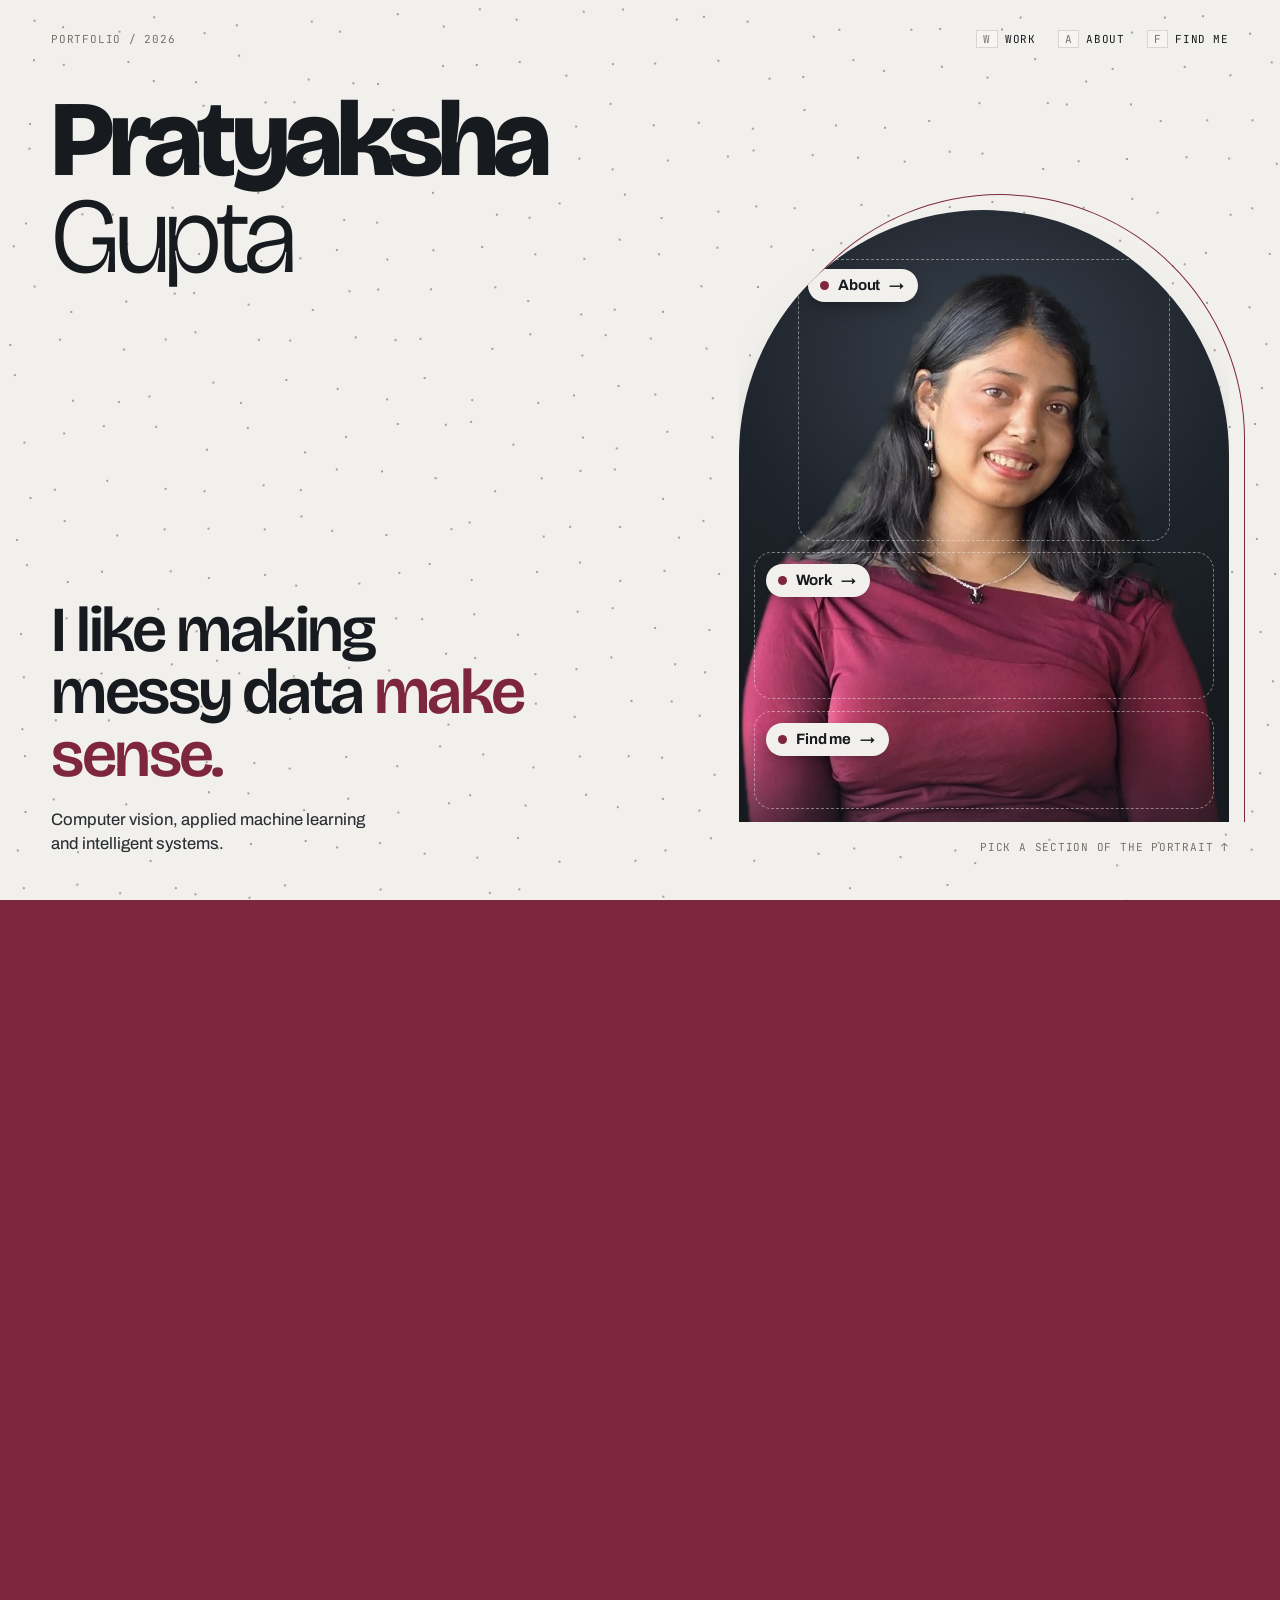
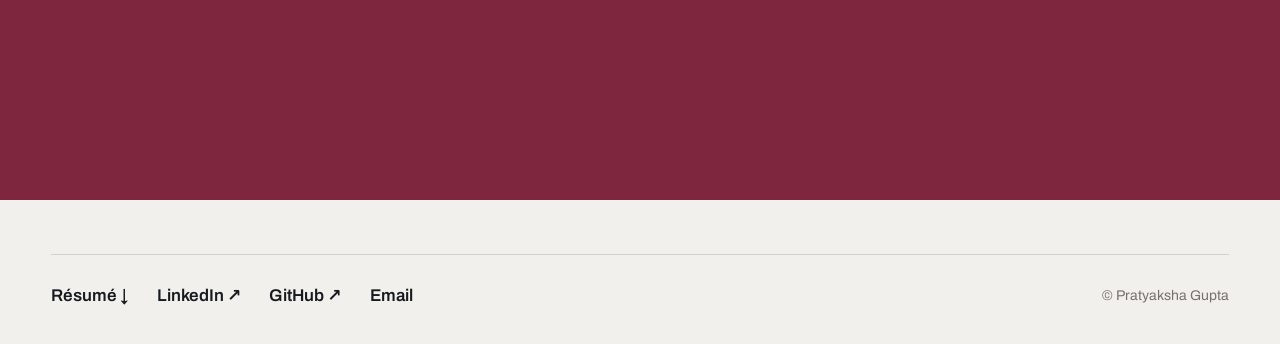
<file: index.html>
<!DOCTYPE html>
<html lang="en"><head><meta charset="utf-8">
<meta name="viewport" content="width=device-width, initial-scale=1, viewport-fit=cover">
<title>Pratyaksha Gupta</title>
<link rel="stylesheet" href="https://fonts.googleapis.com/css2?family=Archivo:wdth,wght@62..125,100..900&family=JetBrains+Mono:wght@400;500&display=swap">
<link rel="stylesheet" href="https://fonts.googleapis.com/css2?family=Bricolage+Grotesque:opsz,wdth,wght@12..96,75..100,200..800&display=swap">
<link rel="stylesheet" href="style.css">
<style>
/* ===== FRONT PAGE ONLY (all selectors prefixed h-) ===== */
.h-hero{position:relative;min-height:100svh;padding:max(22px,3.5vh) 4vw 5vh;display:grid;grid-template-columns:1.2fr 1fr;grid-template-rows:auto 1fr auto;column-gap:4vw;overflow:hidden}
.h-cv{position:absolute;inset:0;width:100%;height:100%;z-index:0}
.h-top{grid-column:1/-1;grid-row:1;display:flex;justify-content:space-between;gap:12px;position:relative;z-index:3;color:var(--mute)}
.h-nav{display:flex;gap:6px 22px;flex-wrap:wrap;justify-content:flex-end}
.h-nav a{color:var(--ink);text-transform:uppercase;letter-spacing:.06em;transition:color .2s}
.h-nav a:hover,.h-nav a:focus-visible{color:var(--acc)}
.h-nav kbd{font:inherit;border:1px solid var(--line);padding:1px 6px;margin-right:7px;color:var(--mute);background:#fff5;transition:border-color .2s,color .2s}
.h-nav a:hover kbd,.h-nav a:focus-visible kbd{border-color:var(--acc);color:var(--acc)}
@media(hover:none){.h-nav kbd{display:none}}
.h-name{grid-column:1;grid-row:2;position:relative;z-index:3;align-self:start;margin-top:5vh;font:800 min(8.4vw,16vh)/.9 'Bricolage Grotesque','Archivo',sans-serif;letter-spacing:-.05em}
.h-name span{display:block}.h-name span+span{font-weight:300}
.h-tag{grid-column:1;grid-row:3;position:relative;z-index:3;align-self:end}
.h-tag p.st{font:600 min(5vw,9.6vh)/.98 'Bricolage Grotesque','Archivo',sans-serif;letter-spacing:-.04em;max-width:13ch}
.h-tag p.st em{font-style:normal;color:var(--acc)}
.h-tag .hs{margin-top:2.4vh;font-size:clamp(16px,1.3vw,20px);line-height:1.4;max-width:32ch;color:#2b3036;font-weight:450}
.h-mz{display:inline-block;white-space:nowrap}
.h-mz .c{display:inline-block;position:relative;isolation:isolate;white-space:pre;transition:transform .14s ease-out}
.h-mz .c::after{content:attr(data-g);position:absolute;left:0;top:0;z-index:-1;color:var(--acc);opacity:0;transform:translate(var(--gx,0px),var(--gy,0px));transition:opacity .25s,transform .14s ease-out;pointer-events:none}
.h-mz.on .c::after{opacity:.38}
.h-mz.rest .c,.h-mz.rest .c::after{transition-duration:.45s}
.h-r{grid-column:2;grid-row:2/4;position:relative;z-index:3;display:flex;justify-content:flex-end;align-items:flex-end}

/* portrait composition */
.h-col{width:min(40vw,calc(68svh*.8),520px)}.h-pt{position:relative;width:100%}
.h-pt::before{content:"";position:absolute;inset:0 0 -16px 0;border:1.5px solid var(--acc);border-bottom:0;border-radius:999px 999px 0 0;transform:translate(16px,-16px);animation:hpt 1s .15s cubic-bezier(.2,.8,.2,1) both}
.h-fr{position:relative;width:100%;aspect-ratio:4/5;border-radius:999px 999px 0 0;overflow:hidden;background:radial-gradient(90% 60% at 50% 24%,#38404b 0%,#1e242b 58%,#171B20 100%);box-shadow:0 34px 60px -34px #171B2099;animation:hfr 1s cubic-bezier(.2,.8,.2,1) both}
@keyframes hfr{from{clip-path:inset(100% 0 0 0)}to{clip-path:inset(0 0 0 0)}}
@keyframes hpt{from{opacity:0;transform:translate(0,0)}}
.h-fr img{position:absolute;left:0;bottom:0;width:100%;height:auto;animation:himg 1.1s .3s cubic-bezier(.2,.8,.2,1) both;transition:filter .35s}
@keyframes himg{from{opacity:0;transform:translateY(5%)}}
.h-fr::after{content:"";position:absolute;inset:auto 0 0 0;height:16%;background:linear-gradient(transparent,#171B2099);pointer-events:none;z-index:2}
.h-fr:has(.h-z:hover) img{filter:brightness(.82)}

/* clickable zones */
.h-z{position:absolute;z-index:3;border-radius:18px;outline:1.5px dashed #F2F0EC73;outline-offset:-1.5px;-webkit-tap-highlight-color:transparent;transition:background .25s,outline-color .25s,opacity .25s;opacity:0;animation:hz .6s var(--d) cubic-bezier(.2,.8,.2,1) forwards}
@keyframes hz{from{opacity:0;transform:scale(.97)}to{opacity:1;transform:none}}
.h-z .p{position:absolute;left:12px;top:12px;display:inline-flex;align-items:center;gap:9px;background:#F2F0EC;color:var(--ink);padding:9px 14px 9px 12px;border-radius:999px;font:700 15px/1 'Archivo',sans-serif;letter-spacing:-.01em;box-shadow:0 6px 18px -6px #0008;transition:background .25s,color .25s,transform .25s,opacity .25s}
.h-z .p::before{content:"";width:9px;height:9px;border-radius:50%;background:var(--acc);box-shadow:0 0 0 0 #7D263Daa;animation:hpulse 2s infinite}
@keyframes hpulse{70%{box-shadow:0 0 0 9px #7D263D00}100%{box-shadow:0 0 0 0 #7D263D00}}
.h-z .p b{font-weight:700;display:inline-block;transition:transform .25s}
.h-z:hover,.h-z:focus-visible,.h-z:active{background:#7D263D59;outline:2px solid #F2F0EC;outline-offset:-2px}
.h-z:hover .p,.h-z:focus-visible .p,.h-z:active .p{background:var(--acc);color:#fff;transform:translateX(3px)}
.h-z:hover .p::before,.h-z:focus-visible .p::before,.h-z:active .p::before{background:#fff;animation:none}
.h-z:hover .p b,.h-z:focus-visible .p b,.h-z:active .p b{transform:translateX(4px)}
.h-fr:has(.h-z:hover) .h-z:not(:hover) .p{opacity:.55}
.h-z.about{left:12%;top:8%;width:76%;height:46%}
.h-z.work{left:3%;top:56%;width:94%;height:24%}
.h-z.find{left:3%;top:82%;width:94%;height:16%}
.h-z.about .p{left:10px;top:10px}
.h-hint{margin-top:18px;text-align:right;color:var(--mute)}

/* sections */
.h-sec{padding:16vh 4vw 4vh;position:relative}
.h-sec h2{font:600 min(4.6vw,8vh)/1 'Bricolage Grotesque','Archivo',sans-serif;letter-spacing:-.035em;max-width:14ch;margin-bottom:9vh}
.h-lab{margin-bottom:2.4vh;color:var(--acc)}
.h-rv{opacity:0;transform:translateY(26px);filter:blur(6px);transition:opacity .9s,transform .9s cubic-bezier(.2,.8,.2,1),filter .9s}
.h-rv.ok{opacity:1;transform:none;filter:none}

/* pipeline */
.h-track{list-style:none;display:grid;grid-template-columns:repeat(4,1fr);gap:2vw;position:relative;padding-top:34px}
.h-track::before{content:"";position:absolute;left:0;right:0;top:7px;height:2px;background:var(--ink);transform:scaleX(0);transform-origin:left;transition:transform 1.6s cubic-bezier(.6,0,.2,1)}
.h-track.ok::before{transform:none}
.h-track li{position:relative;padding-right:1vw}
.h-track li::before{content:"";position:absolute;left:0;top:-34px;width:16px;height:16px;border-radius:50%;background:var(--bg);border:2px solid var(--ink);transition:background .4s calc(var(--i)*.35s + .3s),border-color .4s calc(var(--i)*.35s + .3s),transform .4s calc(var(--i)*.35s + .3s)}
.h-track.ok li::before{background:var(--acc);border-color:var(--acc);transform:scale(1.15)}
.h-track b{display:block;font:700 min(3.2vw,6vh)/.98 'Bricolage Grotesque','Archivo',sans-serif;letter-spacing:-.045em;margin:1vh 0 1.6vh}
.h-track p{font-size:clamp(16px,1.25vw,19px);line-height:1.3;max-width:24ch}
.h-fin{margin-top:11vh;border-top:1px solid var(--ink);padding-top:3.5vh;font:700 min(6.2vw,11vh)/.95 'Bricolage Grotesque','Archivo',sans-serif;letter-spacing:-.045em;color:var(--acc)}

.h-foot{margin:12vh 4vw 0;padding:3.2vh 0 4vh;border-top:1px solid var(--line);display:flex;flex-wrap:wrap;justify-content:space-between;align-items:center;gap:14px 30px}
.h-foot .q{display:flex;flex-direction:row;margin-top:0;flex-wrap:wrap;gap:8px 28px;font-weight:600;font-size:17px}.h-foot .q a:hover{color:var(--acc)}
.h-foot .cf{padding:0;color:var(--mute);font-size:14px}

@media(max-width:860px){
 .h-hero{display:flex;flex-direction:column;min-height:0;padding:max(20px,3vh) 5vw 6vh}
  .h-name{font-size:15vw;margin-top:4vh}
 .h-name{order:1}.h-r{order:2;margin:4vh 0 5vh;justify-content:center}.h-tag{order:3}
 .h-col{width:100%;max-width:440px}.h-pt::before{inset:0 0 -10px 0;transform:translate(10px,-10px)}.h-hint{text-align:center}
 .h-tag p.st{font-size:11.4vw;max-width:none}
 .h-sec{padding:11vh 5vw 3vh}.h-sec h2{font-size:8.6vw;max-width:none;margin-bottom:6vh}
 .h-track{grid-template-columns:1fr;gap:5vh;padding:0 0 0 38px}
 .h-track::before{left:7px;right:auto;top:0;bottom:0;width:2px;height:auto;transform:scaleY(0);transform-origin:top}
 .h-track.ok::before{transform:none}
 .h-track li::before{left:-38px;top:6px}
 .h-track b{font-size:9vw}
 .h-fin{font-size:11vw}
 .h-foot{margin:9vh 5vw 0;padding:3vh 0 4vh}
}
@media(prefers-reduced-motion:reduce){.h-fr,.h-fr img,.h-z,.h-pt::before,.h-z .p::before{animation:none;opacity:1}.h-rv{opacity:1;transform:none;filter:none;transition:none}.h-track::before{transform:none}}
</style>
</head><body data-depth="0">
<main id="app">

<!-- HERO -->
<header class="h-hero">
  <canvas class="h-cv" id="hcv" aria-hidden="true"></canvas>

  <div class="h-top m">
    <span>Portfolio / 2026</span>
    <nav class="h-nav" aria-label="Pages"><a href="work.html"><kbd>W</kbd>Work</a><a href="about.html"><kbd>A</kbd>About</a><a href="find.html"><kbd>F</kbd>Find me</a></nav>
  </div>

  <h1 class="h-name"><span>Pratyaksha</span><span>Gupta</span></h1>

  <div class="h-tag">
    <p class="st">I like making <span class="h-mz" id="mz" data-t="messy data">messy data</span> <em>make sense.</em></p>
    <p class="hs">Computer vision, applied machine learning and intelligent systems.</p>
  </div>

  <div class="h-r">
    <div class="h-col">
    <div class="h-pt">
      <div class="h-fr">
        <img src="[data-uri]" alt="Pratyaksha Gupta">
        <a class="h-z about" href="about.html" style="--d:1.1s" aria-label="About"><span class="p">About <b>→</b></span></a>
        <a class="h-z work"  href="work.html"  style="--d:1.4s" aria-label="Work"><span class="p">Work <b>→</b></span></a>
        <a class="h-z find"  href="find.html"  style="--d:1.7s" aria-label="Find me"><span class="p">Find me <b>→</b></span></a>
      </div>
    </div>
    <p class="h-hint m">Pick a section of the portrait ↑</p>
    </div>
  </div>
</header>

<!-- PIPELINE -->
<section class="h-sec">
  <p class="m h-lab h-rv">/ how it flows</p>
  <h2 class="h-rv">I work between seeing and deciding.</h2>
  <ol class="h-track h-rv" id="trk">
    <li style="--i:0"><span class="m mu">01</span><b>Computer vision</b><p>Detecting hazards, faces, gestures and protective gear.</p></li>
    <li style="--i:1"><span class="m mu">02</span><b>Applied ML</b><p>Models and risk logic that turn signals into decisions.</p></li>
    <li style="--i:2"><span class="m mu">03</span><b>Retrieval</b><p>Finding the right passage or past incident before a model answers.</p></li>
    <li style="--i:3"><span class="m mu">04</span><b>Intelligent systems</b><p>Putting the parts together so the whole thing works end to end.</p></li>
  </ol>
  <p class="h-fin h-rv">And then, I build.</p>
</section>

<footer class="h-foot">
  <p class="q"><a href="RESUME_FINAL.pdf" target="_blank" rel="noopener">Résumé ↓</a><a href="https://www.linkedin.com/in/pratyaksha-gupta-354b2133b/?isSelfProfile=true" target="_blank" rel="noopener">LinkedIn ↗</a><a href="https://github.com/sustainablerobot" target="_blank" rel="noopener">GitHub ↗</a><a href="mailto:pratyakshagupta410@gmail.com">Email</a></p>
  <p class="cf">© Pratyaksha Gupta</p>
</footer>
</main>
<div class="wipe" id="wp"></div>
<script src="site.js"></script>
<script>
/* ---------- messy data -> order canvas (cursor = attention) ---------- */
(function(){
var cv=document.getElementById('hcv'),ctx=cv.getContext('2d'),hero=cv.parentNode;
var still=matchMedia('(prefers-reduced-motion:reduce)').matches,touch=matchMedia('(hover:none)').matches;
var S=46,pts=[],W=0,H=0,mx=-999,my=-999,t0=performance.now(),vis=true,dpr=Math.min(devicePixelRatio||1,2);
function build(){
  W=hero.clientWidth;H=hero.clientHeight;cv.width=W*dpr;cv.height=H*dpr;ctx.setTransform(dpr,0,0,dpr,0,0);pts=[];
  for(var y=S/2;y<H;y+=S)for(var x=S/2;x<W;x+=S)pts.push({x:x,y:y,ox:(Math.random()-.5)*S*2.2,oy:(Math.random()-.5)*S*2.2,p:Math.random()*6.28,s:.4+Math.random()*.9});
}
function ease(v){v=v<0?0:v>1?1:v;return v*v*(3-2*v)}
function frame(now){
  requestAnimationFrame(frame);if(!vis)return;
  var t=(now-t0)/1000,base;
  if(still)base=1;else if(t<2.4)base=ease(t/2.4);else base=1-(touch?.45:.82)*ease((t-2.4)/2.6);
  ctx.clearRect(0,0,W,H);
  for(var i=0;i<pts.length;i++){
    var q=pts[i],dx=q.x-mx,dy=q.y-my,c=1-Math.sqrt(dx*dx+dy*dy)/230;c=c<0?0:ease(c);
    var o=Math.max(base,c),m=1-o,w=still?0:Math.sin(t*q.s+q.p)*7*m;
    var x=q.x+q.ox*m+w,y=q.y+q.oy*m+Math.cos(t*q.s+q.p)*7*m*(still?0:1);
    if(o>.85&&c>.5){ctx.fillStyle='rgba(125,38,61,.9)';ctx.fillRect(x-1.6,y-1.6,3.2,3.2)}
    else{ctx.fillStyle='rgba(23,27,32,'+(.14+.32*o)+')';ctx.fillRect(x-1,y-1,2,2)}
  }
}
build();addEventListener('resize',build);
hero.addEventListener('pointermove',function(e){var r=hero.getBoundingClientRect();mx=e.clientX-r.left;my=e.clientY-r.top});
hero.addEventListener('pointerleave',function(){mx=my=-999});
if('IntersectionObserver' in window)new IntersectionObserver(function(e){vis=e[0].isIntersecting}).observe(hero);
requestAnimationFrame(frame);
})();

/* ---------- "messy data": subtle hover mess, only on that phrase ---------- */
(function(){
var el=document.getElementById('mz');if(!el)return;
/* clean, static text on touch devices and for reduced-motion users */
if(!matchMedia('(hover:hover) and (pointer:fine)').matches||matchMedia('(prefers-reduced-motion:reduce)').matches)return;
var T=el.getAttribute('data-t'),cs=[],timer=null,restT=null,built=false,flip=false;
function rnd(a,b){return a+Math.random()*(b-a)}
function side(){return (Math.random()<.5?-1:1)*rnd(2,4)}
function build(){
  if(built)return;
  var tn=el.firstChild,r=document.createRange(),w=[],i;
  for(i=0;i<T.length;i++){r.setStart(tn,i);r.setEnd(tn,i+1);w.push(r.getBoundingClientRect().width)}
  el.textContent='';cs=[];
  for(i=0;i<T.length;i++){
    var s=document.createElement('span'),sp=T[i]===' ';
    s.className='c';s.setAttribute('aria-hidden','true');
    s.style.width=w[i]+'px';s.textContent=T[i];
    if(!sp)s.setAttribute('data-g',T[i]);
    el.appendChild(s);cs.push({s:s,ch:T[i],sp:sp});
  }
  built=true;
}
function neighbour(i){
  if(cs[i+1]&&!cs[i+1].sp)return i+1;
  if(cs[i-1]&&!cs[i-1].sp)return i-1;
  return -1;
}
function tick(){
  flip=!flip;var swap={},n=0,idx=[];
  cs.forEach(function(c,i){if(!c.sp)idx.push(i)});
  if(flip){while(n<1){var k=idx[Math.floor(Math.random()*idx.length)],j=neighbour(k);if(j>-1&&cs[j].ch!==cs[k].ch&&swap[k]===undefined){swap[k]=cs[j].ch;n++}else if(++n>6)break}}
  cs.forEach(function(c,i){
    if(c.sp)return;
    c.s.style.transform='translate('+rnd(-3,3).toFixed(1)+'px,'+rnd(-3.5,3.5).toFixed(1)+'px) rotate('+rnd(-4,4).toFixed(1)+'deg)';
    c.s.style.setProperty('--gx',side().toFixed(1)+'px');
    c.s.style.setProperty('--gy',side().toFixed(1)+'px');
    c.s.textContent=swap[i]!==undefined?swap[i]:c.ch;
  });
}
function enter(){
  clearTimeout(restT);build();
  el.classList.remove('rest');el.classList.add('on');
  tick();clearInterval(timer);timer=setInterval(tick,150);
}
function leave(){
  if(!built)return;
  clearInterval(timer);timer=null;
  el.classList.remove('on');el.classList.add('rest');
  cs.forEach(function(c){
    if(c.sp)return;
    c.s.style.transform='none';c.s.textContent=c.ch;
    c.s.style.setProperty('--gx','0px');c.s.style.setProperty('--gy','0px');
  });
  restT=setTimeout(function(){el.textContent=T;el.classList.remove('rest');built=false},520);
}
el.addEventListener('pointerenter',enter);
el.addEventListener('pointerleave',leave);
})();

/* ---------- reveal on scroll ---------- */
(function(){
var rs=[].slice.call(document.querySelectorAll('.h-rv'));
if(!('IntersectionObserver' in window)||matchMedia('(prefers-reduced-motion:reduce)').matches){rs.forEach(function(r){r.classList.add('ok')});return}
var io=new IntersectionObserver(function(es){es.forEach(function(e){if(e.isIntersecting){e.target.classList.add('ok');io.unobserve(e.target)}})},{rootMargin:'0px 0px -12% 0px',threshold:.1});
rs.forEach(function(r){io.observe(r)});
})();


/* ---------- keyboard shortcuts: W / A / F ---------- */
addEventListener('keydown',function(e){
  if(e.metaKey||e.ctrlKey||e.altKey||e.shiftKey)return;
  var m={w:'work.html',a:'about.html',f:'find.html'}[e.key.toLowerCase()];
  if(!m)return;var a=document.querySelector('.h-nav a[href="'+m+'"]');if(a)a.click();
});
</script>
</body></html>
</file>
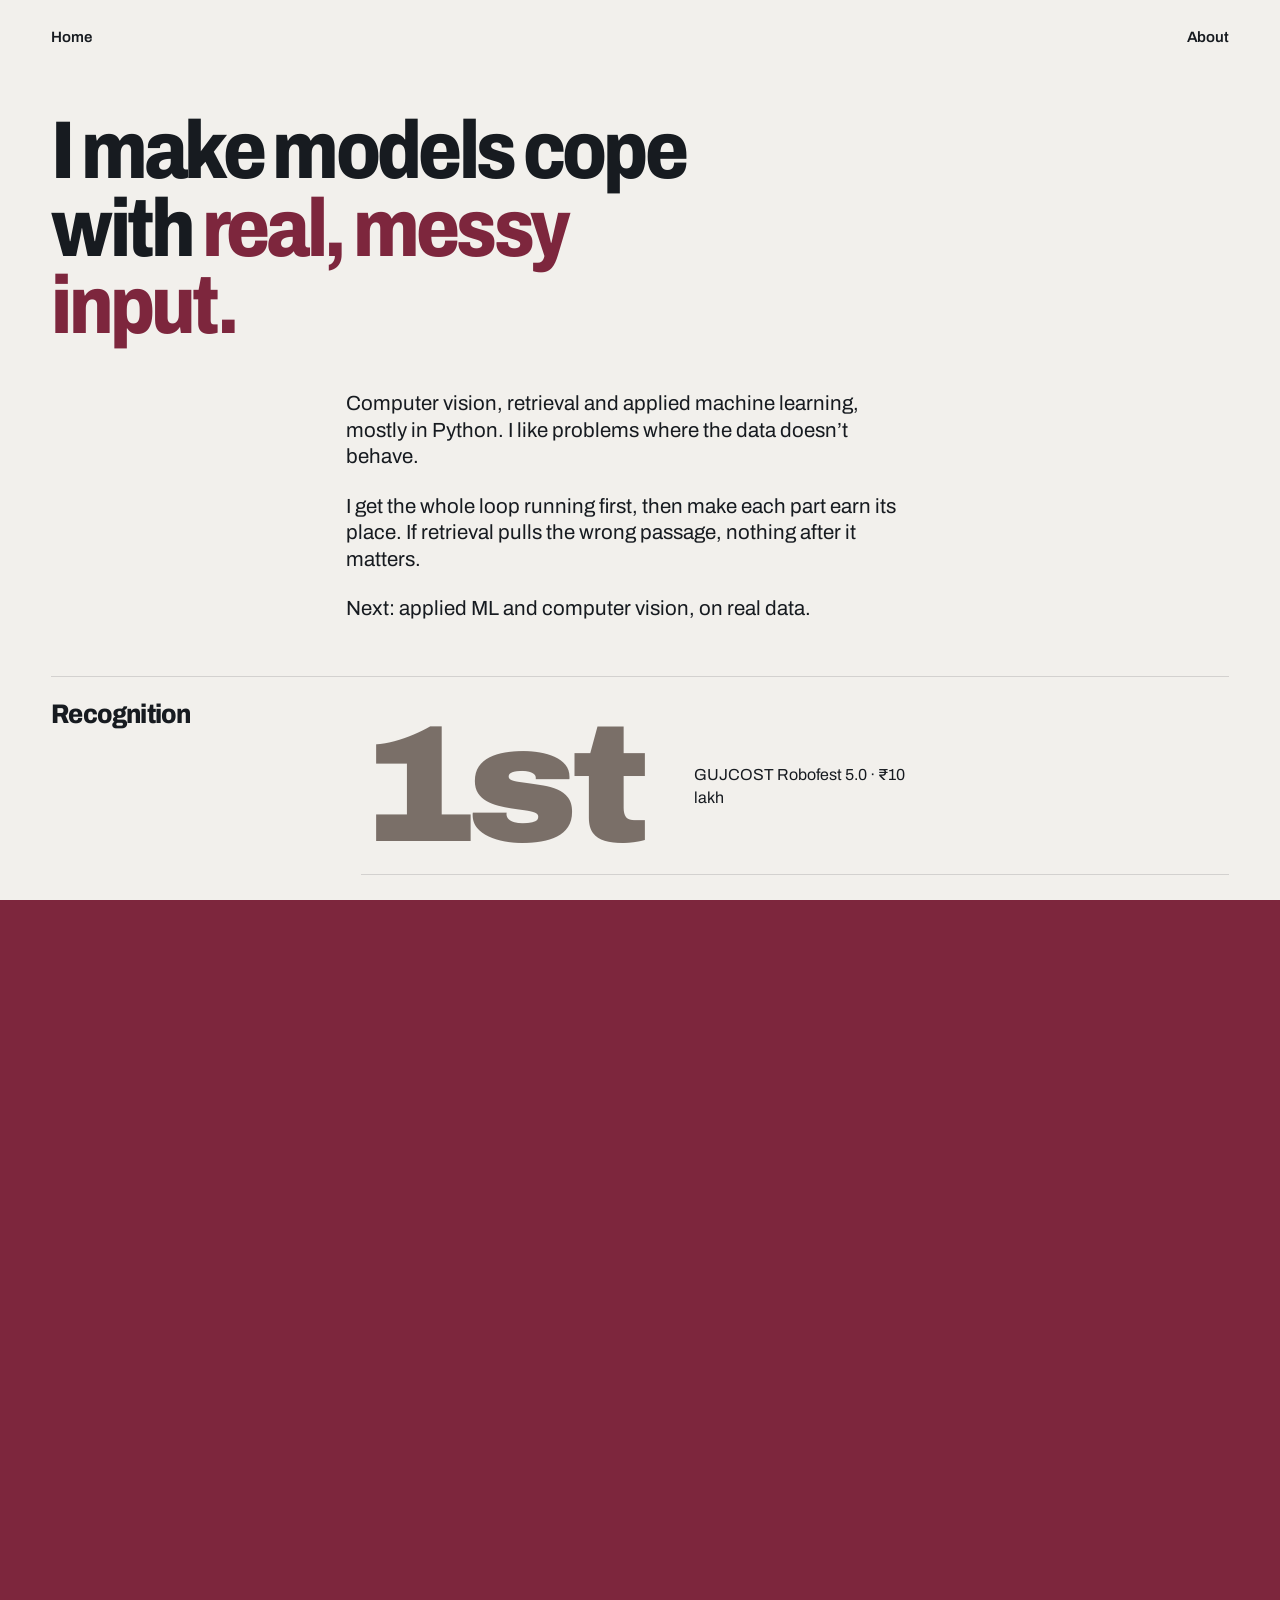
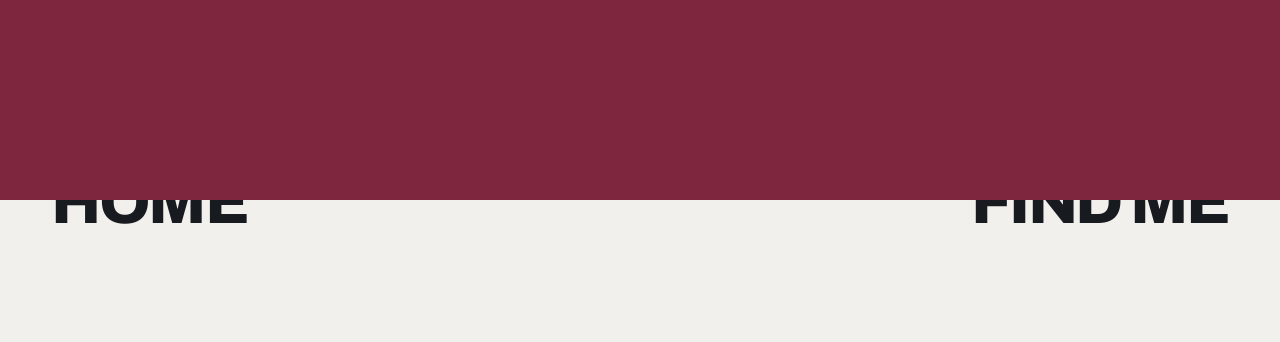
<file: about.html>
<!DOCTYPE html>
<html lang="en"><head><meta charset="utf-8">
<meta name="viewport" content="width=device-width, initial-scale=1, viewport-fit=cover">
<title>Pratyaksha Gupta</title>
<link rel="stylesheet" href="https://fonts.googleapis.com/css2?family=Archivo:wdth,wght@62..125,100..900&family=JetBrains+Mono:wght@400;500&display=swap">
<link rel="stylesheet" href="https://fonts.googleapis.com/css2?family=Bricolage+Grotesque:opsz,wdth,wght@12..96,75..100,200..800&display=swap">
<link rel="stylesheet" href="style.css">
<style>
.tl{display:grid;max-width:62ch}
.tl div{display:grid;grid-template-columns:minmax(7.5em,9em) 1fr;gap:4vw;align-items:baseline;padding:10px 0;border-bottom:1px solid var(--line)}
.tl div:last-child{border:0}
.tl .m{color:var(--mute)}
.tl p{display:flex;flex-wrap:wrap;gap:6px 8px}
.tl i{font-style:normal;font-weight:500;font-size:clamp(15px,1.15vw,17px);padding:4px 11px;border:1px solid var(--line);border-radius:999px;transition:background .2s,color .2s,border-color .2s}
.tl i:hover{background:var(--acc);border-color:var(--acc);color:#fff}
@media(max-width:600px){.tl div{grid-template-columns:1fr;gap:6px}}
</style>
</head><body data-depth="1">
<main id="app"><div class="pg ab"><div class="top"><a href="index.html">Home</a><span>About</span></div><h1>I make models cope with <em>real, messy input.</em></h1><div class="tx"><p>Computer vision, retrieval and applied machine learning, mostly in Python. I like problems where the data doesn’t behave.</p><p>I get the whole loop running first, then make each part earn its place. If retrieval pulls the wrong passage, nothing after it matters.</p><p>Next: applied ML and computer vision, on real data.</p></div><div class="sec"><span class="m">Recognition</span><div class="rec"><div><b>1st</b><span>GUJCOST Robofest 5.0 · ₹10 lakh</span></div><div><b>ABU</b><span>Robocon 2025 · national robotics competition</span></div><div><b>3rd</b><span>IIT Roorkee · national storytelling competition</span></div></div></div><div class="sec"><span class="m">Tools I work with</span><div class="tl"><div><span class="m">Languages</span><p><i>Python</i><i>C++</i><i>SQL</i></p></div><div><span class="m">Vision</span><p><i>OpenCV</i><i>YOLOv8</i></p></div><div><span class="m">ML &amp; retrieval</span><p><i>scikit-learn</i><i>FAISS</i><i>PyTorch</i><i>LangChain</i><i>Claude API</i><i>OpenAI API</i></p></div><div><span class="m">Systems &amp; hardware</span><p><i>Streamlit</i><i>Raspberry Pi</i><i>Arduino</i><i>ESP32</i></p></div></div></div><div class="sec"><span class="m">Background</span><p class="mu">B.Tech, Information Technology, AKGEC Ghaziabad · 2023–2027<br>CGPA 8.27 · AI &amp; ML · Computer Vision  </p></div><div class="ft"><a href="index.html">Home</a><a href="find.html">Find me</a></div></div></main>
<div class="wipe" id="wp"></div>
<script src="site.js"></script>
</body></html>
</file>
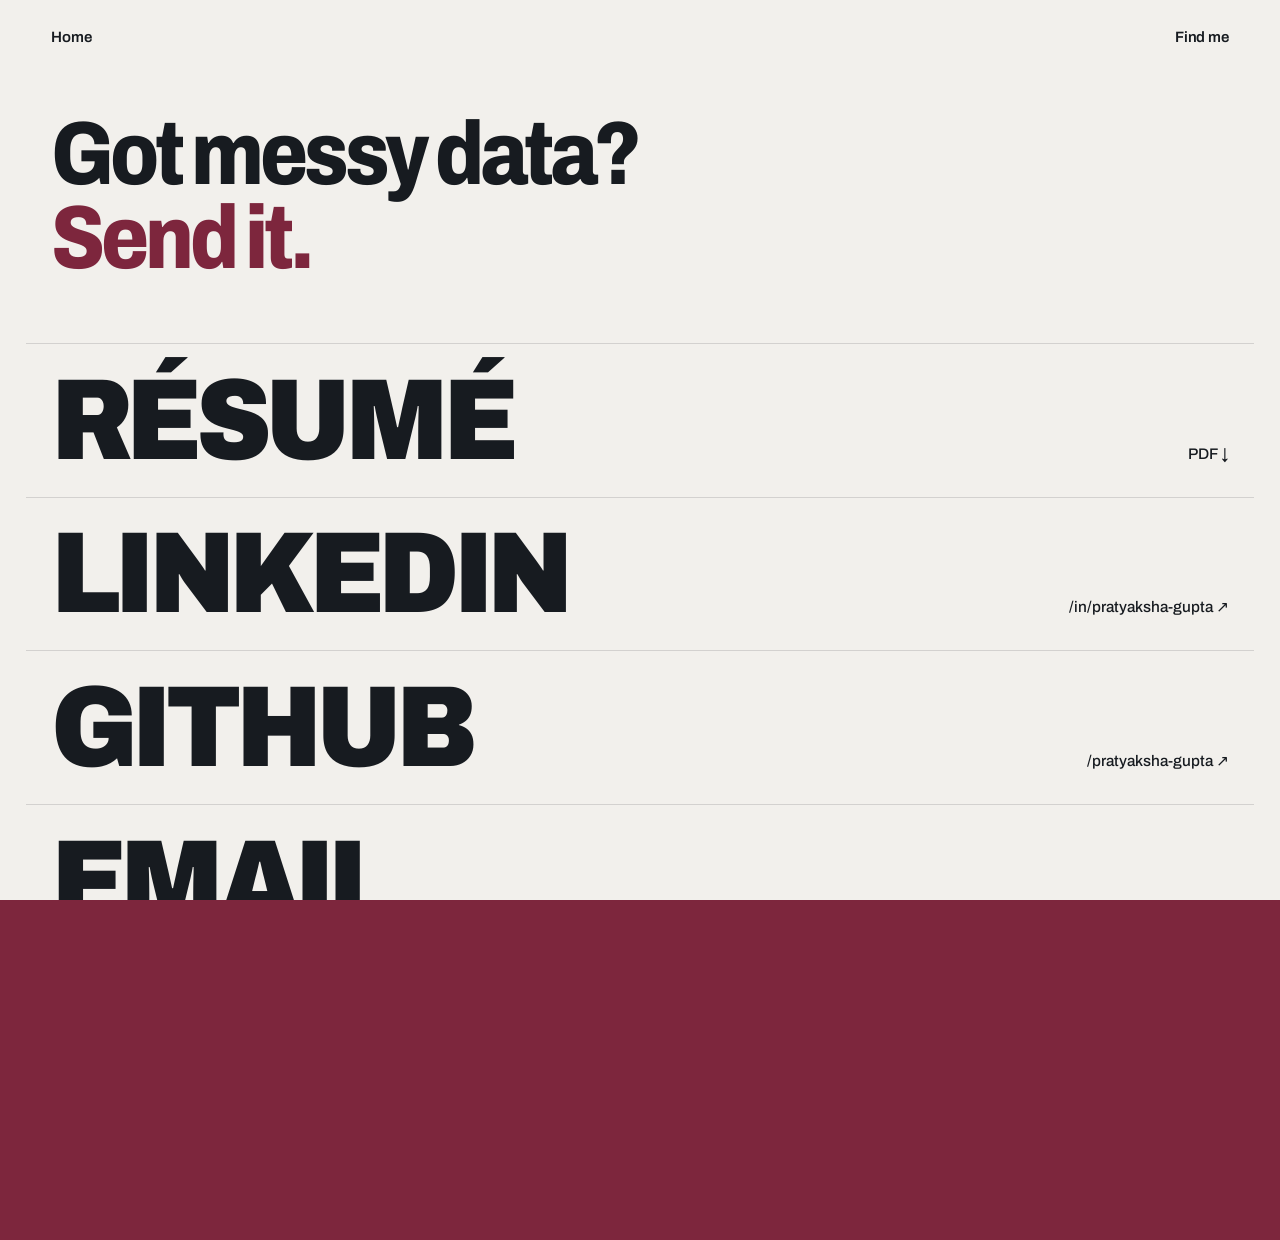
<file: find.html>
<!DOCTYPE html>
<html lang="en"><head><meta charset="utf-8">
<meta name="viewport" content="width=device-width, initial-scale=1, viewport-fit=cover">
<title>Pratyaksha Gupta</title>
<link rel="stylesheet" href="https://fonts.googleapis.com/css2?family=Archivo:wdth,wght@62..125,100..900&family=JetBrains+Mono:wght@400;500&display=swap">
<link rel="stylesheet" href="https://fonts.googleapis.com/css2?family=Bricolage+Grotesque:opsz,wdth,wght@12..96,75..100,200..800&display=swap">
<link rel="stylesheet" href="style.css">
</head><body data-depth="1">
<main id="app"><div class="pg fd"><div class="top"><a href="index.html">Home</a><span>Find me</span></div><h1>Got messy data? <em>Send it.</em></h1><div class="fl"><a href="RESUME_FINAL.pdf" target="_blank" rel="noopener" data-res><b>Résumé</b><span>PDF ↓</span></a><a href="https://www.linkedin.com/in/pratyaksha-gupta-354b2133b/?isSelfProfile=true" target="_blank" rel="noopener"><b>LinkedIn</b><span>/in/pratyaksha-gupta ↗</span></a><a href="https://github.com/sustainablerobot" target="_blank" rel="noopener"><b>GitHub</b><span>/pratyaksha-gupta ↗</span></a><a href="mailto:pratyakshagupta410@gmail.com"><b>Email</b><span>pratyakshagupta410@gmail.com</span></a></div><div class="ft"><a href="index.html">Home</a><a href="work.html">Work</a></div></div></main>
<div class="wipe" id="wp"></div>
<script src="site.js"></script>
</body></html>
</file>
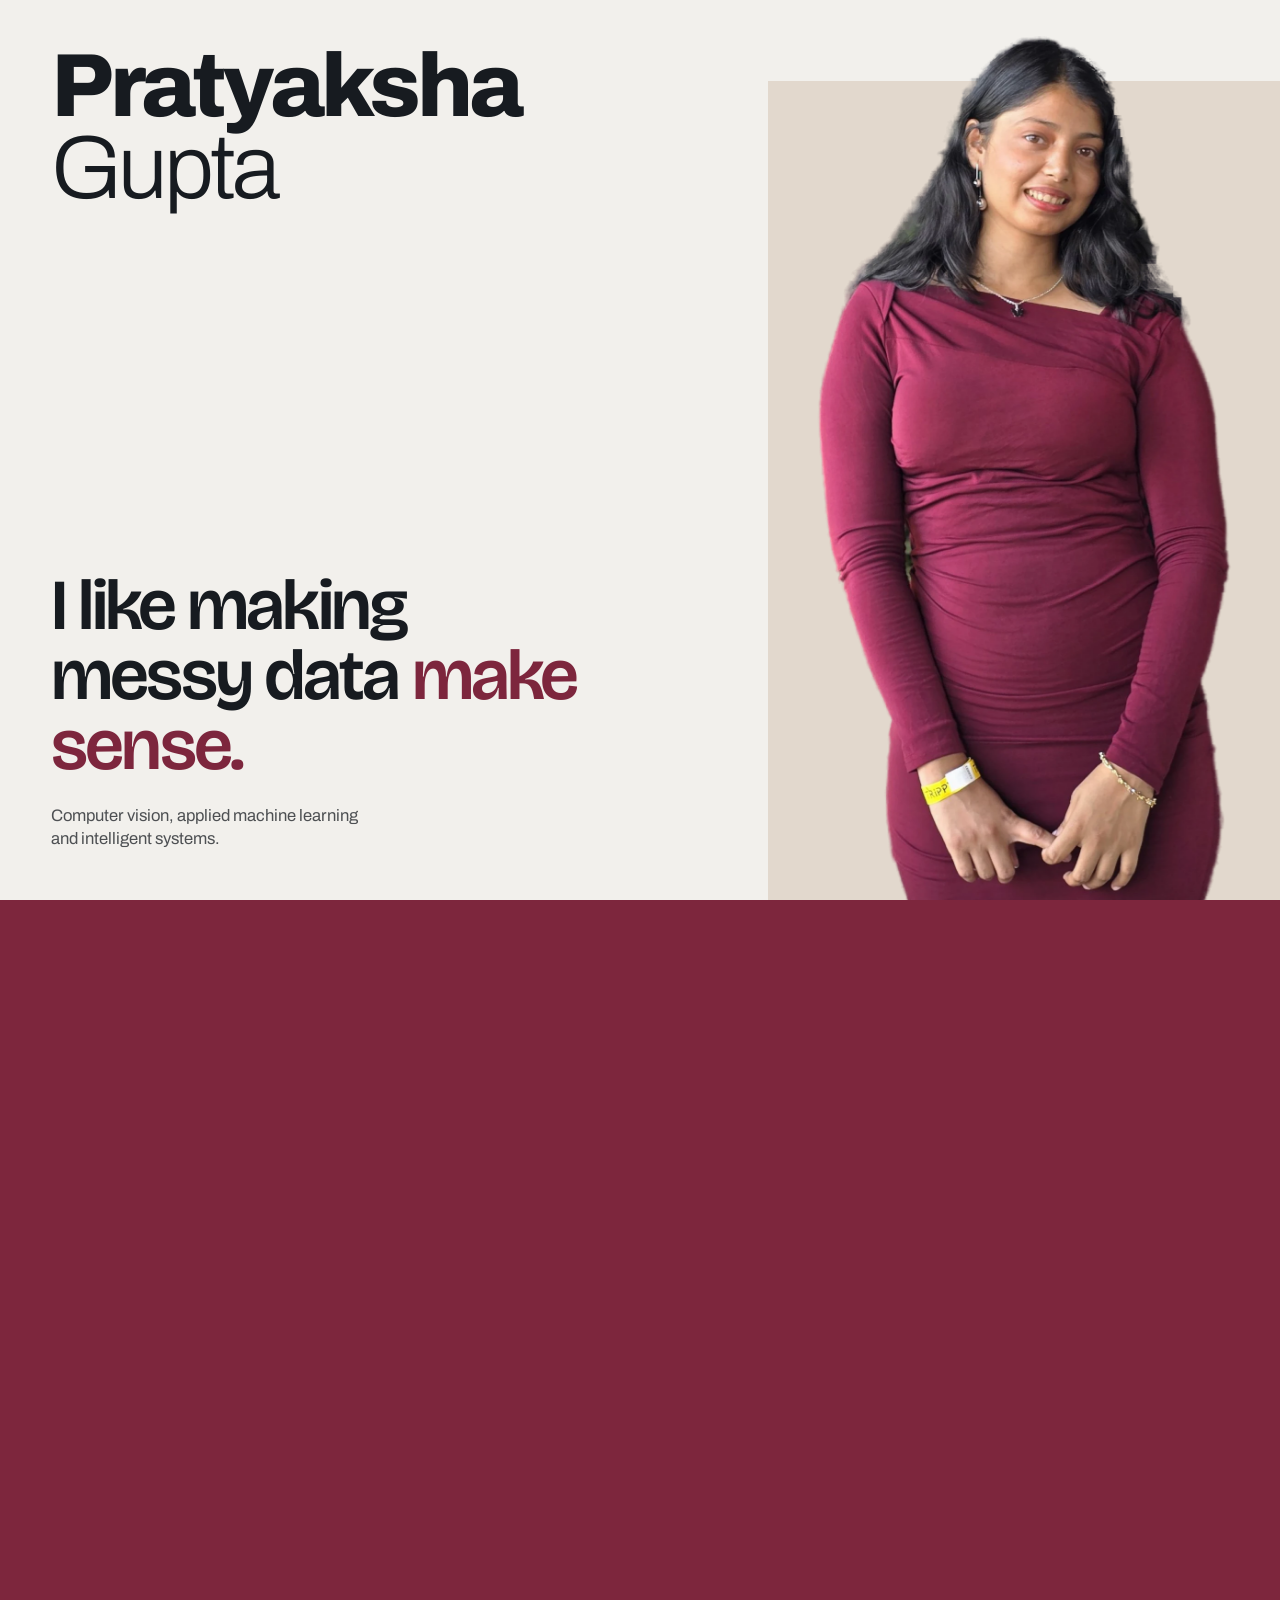
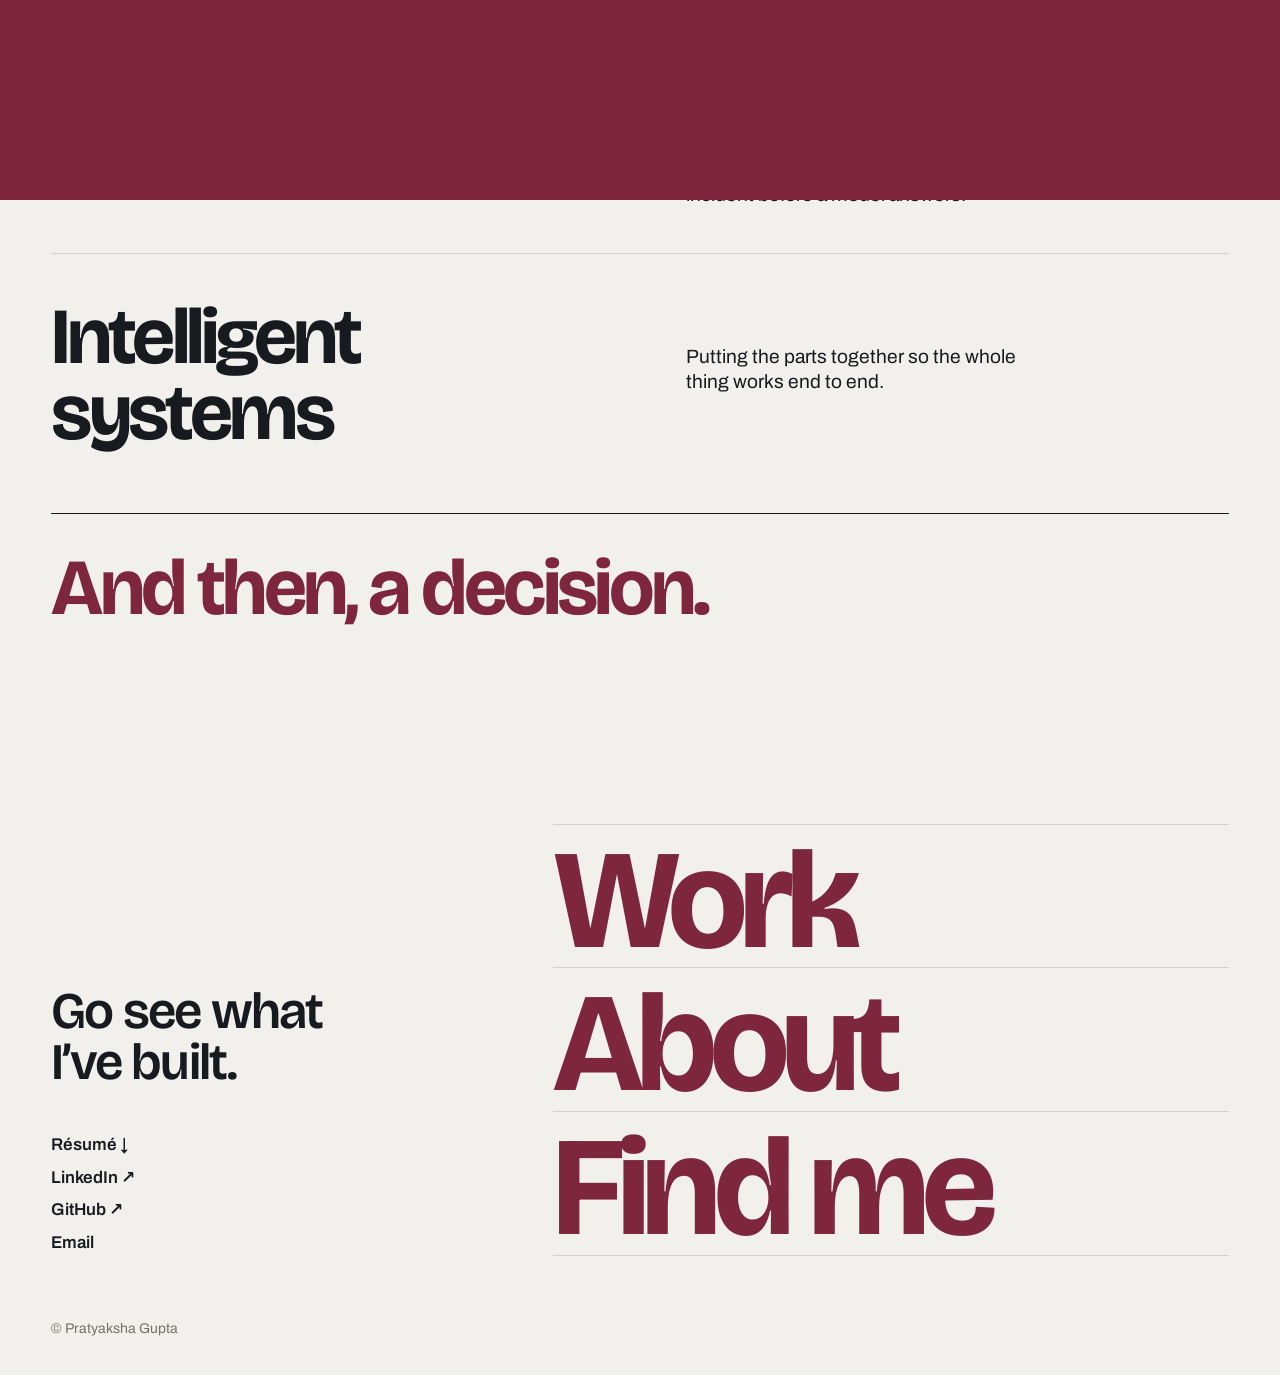
<file: Pratyaksha Gupta.html>
<!DOCTYPE html>
<html lang="en"><head><meta charset="utf-8">
<meta name="viewport" content="width=device-width, initial-scale=1, viewport-fit=cover">
<title>Pratyaksha Gupta</title>
<link rel="stylesheet" href="https://fonts.googleapis.com/css2?family=Archivo:wdth,wght@62..125,100..900&family=JetBrains+Mono:wght@400;500&display=swap">
<link rel="stylesheet" href="https://fonts.googleapis.com/css2?family=Bricolage+Grotesque:opsz,wdth,wght@12..96,75..100,200..800&display=swap">
<style>
:root{--bg:#F2F0EC;--ink:#171B20;--mute:#77716b;--line:#171B2024;--acc:#7D263D;--sand:#7a6f68;--blue:#7a6f68;--field:#E2D8CD;box-sizing:border-box;padding-top:env(safe-area-inset-top,0px);padding-bottom:env(safe-area-inset-bottom,0px)}
*{box-sizing:border-box;margin:0;padding:0}
html{background:var(--bg);scroll-padding-top:env(safe-area-inset-top,0px)}
body{background:var(--bg);color:var(--ink);font:400 16px/1.45 'Archivo',system-ui,sans-serif;overflow-x:hidden;overflow-wrap:anywhere}

a{color:inherit;text-decoration:none}
.m{font:400 11px/1.4 'JetBrains Mono',ui-monospace,monospace;letter-spacing:.07em;text-transform:uppercase}
.mu{color:var(--mute)}
/* HOME */
.hero .st,.sn h2,.rw2 b,.fin,.cta h2,.cta .big{font-family:'Bricolage Grotesque','Archivo',system-ui,sans-serif}
.hero{position:relative;min-height:100svh;overflow:hidden;padding:max(28px,5vh) 4vw max(34px,5.5vh);display:flex;flex-direction:column;justify-content:space-between}
.hero .nm{position:relative;z-index:3;font-weight:800;font-stretch:100%;font-size:min(7vw,13vh);line-height:.92;letter-spacing:-.045em;text-transform:none}
.hero .nm span{display:block}.hero .nm span+span{font-weight:300;margin-left:0}
.hero .bt{position:relative;z-index:3}
.hero .st{font-weight:600;font-size:min(5.6vw,10.5vh);line-height:.98;letter-spacing:-.04em;max-width:13ch}
.hero .st em{font-style:normal;color:var(--acc)}
.mz{display:inline-block;animation:rs 1.8s .4s cubic-bezier(.2,.8,.2,1) both}
@keyframes rs{from{filter:blur(9px);letter-spacing:.07em;opacity:.3}}
.hero .hs{margin-top:2.6vh;font-size:clamp(16px,1.3vw,20px);line-height:1.4;max-width:32ch;opacity:.75}
.ph{position:absolute;right:0;top:9vh;bottom:0;width:40vw;z-index:2}
.ph::before{content:"";position:absolute;inset:0;background:var(--field);transform-origin:bottom;animation:fl 1s cubic-bezier(.2,.8,.2,1) both}
.ph img{position:absolute;left:50%;bottom:-8vh;height:104vh;width:auto;transform:translateX(-50%);animation:up 1.1s .2s cubic-bezier(.2,.8,.2,1) both}
@keyframes fl{from{transform:scaleY(0)}}@keyframes up{from{opacity:0;transform:translate(-50%,4vh)}}
.sn{padding:16vh 4vw 6vh}
.sn h2{font-weight:600;font-size:min(4.6vw,8vh);line-height:1;letter-spacing:-.035em;max-width:14ch;margin-bottom:8vh}
.rw2,.fin{filter:blur(7px);opacity:.3;transition:filter 1s cubic-bezier(.2,.8,.2,1),opacity 1s}
.rw2.ok,.fin.ok{filter:none;opacity:1}
.rw2{display:grid;grid-template-columns:1.1fr 1fr;gap:3vw;align-items:baseline;padding:5vh 0;border-top:1px solid var(--line)}
.rw2 b{font-weight:700;font-size:min(6.2vw,11vh);line-height:.95;letter-spacing:-.045em}
.rw2 p{font-size:clamp(17px,1.5vw,22px);line-height:1.3;max-width:30ch}
.fin{margin-top:2vh;border-top:1px solid var(--ink);padding-top:4vh;font-weight:700;font-size:min(6.2vw,11vh);line-height:.95;letter-spacing:-.045em;color:var(--acc)}
.cta{padding:16vh 4vw 5vh;display:grid;grid-template-columns:1fr 1.5fr;gap:4vw;align-items:end}
.cta h2{font-weight:600;font-size:min(4vw,7.4vh);line-height:1;letter-spacing:-.035em;max-width:10ch}
.cta .big{display:block;font-weight:700;font-size:min(11vw,19vh);line-height:.95;letter-spacing:-.05em;border-top:1px solid var(--line);padding-top:1vh;transition:color .25s,padding .4s cubic-bezier(.2,.8,.2,1)}
.cta .big:last-of-type{border-bottom:1px solid var(--line)}
.cta .big:hover{color:var(--acc);padding-left:2vw}
.q{display:flex;flex-direction:column;gap:8px;margin-top:5vh;font-weight:600;font-size:17px}.q a:hover{color:var(--acc)}
.cf{padding:2vh 4vw 4vh;color:var(--mute);font-size:14px}
@media(prefers-reduced-motion:reduce){.ph::before,.ph img,.mz{animation:none}}
/* PAGES */
.pg{padding:max(22px,3vh) 4vw 12vh;min-height:100svh;position:relative}
.top{display:flex;justify-content:space-between;gap:10px;margin-bottom:7vh}
.top a{transition:color .2s}.top a:hover{color:var(--acc)}
.rw{display:grid;grid-template-columns:54px 1fr;column-gap:10px;padding:3.2vh 0;border-top:1px solid var(--line);position:relative;overflow:hidden;transition:opacity .3s}
.rw::before{content:"";position:absolute;left:0;bottom:0;height:3px;width:100%;background:var(--acc);transform:scaleX(0);transform-origin:left;transition:transform .5s cubic-bezier(.2,.8,.2,1)}
.rw:hover::before{transform:none}
.rw .no{color:var(--acc);padding-top:.8vw}
.rw .nm{grid-column:2;font-weight:900;font-stretch:88%;font-size:min(calc(var(--fs)*1vw),24vh);line-height:.88;letter-spacing:-.045em;text-transform:uppercase;transition:transform .5s cubic-bezier(.2,.8,.2,1)}
.rw .nm em{font-style:normal;color:var(--acc)}
.rw:hover .nm{transform:translateX(1.4vw)}
.rw .ds,.rw .mt{grid-column:2;margin-top:1.4vh}.rw .ds{max-width:38ch;font-size:17px}
.rw .mt{color:var(--sand)}
.pg:has(.rw:hover) .rw:not(:hover){opacity:.35}
.o2{margin-left:9vw}.o3{margin-left:3vw}.o4{margin-left:14vw}
.pj h1{font-weight:900;font-stretch:88%;font-size:min(calc(var(--fs)*1.3vw),26vh);line-height:.86;letter-spacing:-.045em;text-transform:uppercase;margin-bottom:5vh}
.pj h1 em{font-style:normal;color:var(--acc)}
.ghn{position:absolute;right:4vw;top:9vh;font-weight:900;font-stretch:125%;font-size:20vw;line-height:.8;color:transparent;-webkit-text-stroke:1px var(--line);pointer-events:none}
.lead{font-size:clamp(22px,2.7vw,40px);line-height:1.1;letter-spacing:-.025em;font-weight:500;max-width:28ch;position:relative}
.sec{display:grid;grid-template-columns:1fr 3fr;gap:20px;padding:22px 0;border-top:1px solid var(--line);margin-top:30px;position:relative}
.sec>.m{color:var(--acc);padding-top:3px}.sec p,.sec li{max-width:54ch}
.sec ul{list-style:none;counter-reset:c}.sec li{padding:8px 0;border-bottom:1px solid var(--line);counter-increment:c;display:flex;gap:14px}
.sec li:last-child{border:0}
.big{font-weight:900;font-stretch:125%;color:var(--acc);letter-spacing:-.05em;line-height:.8;font-size:min(24vw,34vh)}
.lnk{display:inline-flex;gap:10px;border-bottom:2px solid var(--acc);padding-bottom:3px;transition:gap .3s,color .2s}.lnk:hover{gap:20px;color:var(--acc)}
.ft{display:flex;justify-content:space-between;gap:12px;margin-top:9vh;padding-top:3vh;border-top:1px solid var(--ink)}
.ft a{font-weight:800;font-stretch:100%;font-size:clamp(26px,5vw,72px);letter-spacing:-.04em;line-height:1;text-transform:uppercase;transition:color .25s}.ft a:hover{color:var(--acc)}.ft a small{display:block;font:400 11px 'JetBrains Mono',monospace;color:var(--mute);letter-spacing:.07em;margin-bottom:6px}
.ab h1{font-weight:800;font-stretch:85%;font-size:clamp(34px,6.4vw,104px);line-height:.95;letter-spacing:-.045em;max-width:15ch;margin-bottom:5vh}
.ab h1 em{font-style:normal;color:var(--acc)}
.rec{display:grid}.rec div{display:grid;grid-template-columns:minmax(2.2em,auto) 1fr;gap:4vw;align-items:center;padding:1.4vh 0;border-bottom:1px solid var(--line)}
.rec b{font-weight:900;font-stretch:110%;font-size:clamp(56px,13vw,190px);line-height:.9;letter-spacing:-.05em;color:var(--sand);transition:color .3s}.rec div:hover b{color:var(--acc)}
.rec span{max-width:26ch}
/* FIND */
.fd h1{font-weight:800;font-stretch:85%;font-size:clamp(34px,7vw,118px);line-height:.94;letter-spacing:-.045em;max-width:13ch;margin-bottom:7vh}
.fd h1 em{font-style:normal;color:var(--acc)}
.fl a{position:relative;display:flex;justify-content:space-between;align-items:baseline;flex-wrap:wrap;gap:2px 20px;padding:2.4vh 2vw;margin:0 -2vw;border-top:1px solid var(--line);overflow:hidden;z-index:0;transition:color .3s}
.fl a:last-child{border-bottom:1px solid var(--line)}
.fl a::before{content:"";position:absolute;inset:0;background:var(--acc);transform:scaleY(0);transform-origin:bottom;transition:transform .4s cubic-bezier(.7,0,.2,1);z-index:-1}
.fl a:hover{color:var(--bg)}.fl a:hover::before{transform:none}
.fl b{font-weight:900;font-stretch:90%;font-size:clamp(40px,9vw,140px);letter-spacing:-.05em;line-height:.95;text-transform:uppercase}
.top{font-size:15px;font-weight:600;letter-spacing:-.01em}
.sec>.m{font:800 clamp(20px,2.1vw,32px)/1 'Archivo',system-ui,sans-serif;font-stretch:90%;letter-spacing:-.03em;text-transform:none;color:var(--ink);padding-top:2px}
.rw .mt{font-size:14px;color:var(--blue)}
.lnk{font-size:17px;font-weight:600}
.tx{max-width:46ch;font-size:clamp(18px,1.6vw,24px);line-height:1.3;margin-bottom:6vh}.tx p+p{margin-top:1.1em}
.rec div:nth-child(3) b{font-size:clamp(40px,7vw,100px);color:var(--mute)}.rec div:nth-child(3) span{color:var(--mute)}
.fl a span{font-size:clamp(14px,1.2vw,18px);font-weight:500}
@media(min-width:861px){.tx{margin-left:25%}}
/* wipe */
.wipe{position:fixed;inset:0;background:var(--acc);z-index:60;transform:translateY(100%);pointer-events:none}
.wipe.in{transform:none;transition:transform .3s cubic-bezier(.7,0,.2,1)}.wipe.out{transform:translateY(-100%);transition:transform .4s cubic-bezier(.7,0,.2,1)}
.wipe.r{transform:translateY(-100%)}.wipe.r.in{transform:none}.wipe.r.out{transform:translateY(100%)}
@media(prefers-reduced-motion:reduce){.wipe{display:none}*{transition:none!important}}
@media(max-width:860px){
.hero{display:block;min-height:0;padding:max(24px,4vh) 5vw 0}
.hero .nm{font-size:13.5vw}.hero .bt{margin-top:5vh}.hero .st{font-size:11.4vw;max-width:none}.hero .hs{font-size:16px;margin-top:1.8vh}
.ph{position:relative;right:auto;top:auto;bottom:auto;width:auto;height:104vw;margin:30vw -5vw 0 14vw}
.ph img{height:128vw;bottom:0}
.sn{padding:10vh 5vw 4vh}.sn h2{font-size:8.6vw;max-width:none;margin-bottom:5vh}
.rw2{grid-template-columns:1fr;gap:1.2vh;padding:4vh 0}.rw2 b{font-size:11vw}.fin{font-size:11vw}
.cta{grid-template-columns:1fr;gap:5vh;padding:10vh 5vw 4vh}.cta h2{font-size:9vw;max-width:none}.cta .big{font-size:19vw}.q{margin-top:3vh}.cf{padding:2vh 5vw 4vh}
.pg{padding:max(20px,3vh) 5vw 9vh}.top{margin-bottom:5vh}
.rw{grid-template-columns:30px 1fr;padding:2.6vh 0}.rw .nm{font-size:min(calc(var(--fm)*1vw),16vh)}.o2,.o3,.o4{margin-left:0}
.pj h1{font-size:min(calc(var(--fm)*1vw),18vh)}.ghn{display:none}
.sec{grid-template-columns:1fr;gap:8px;margin-top:22px}.rec div{gap:5vw}
.ft{flex-wrap:wrap}.ft a{font-size:6.4vw}
}
@media(min-width:1500px){.stage{padding:3vh 5vw}.pg{max-width:1700px;margin:0 auto}}
</style></head><body>
<main id="app"></main>
<div class="wipe" id="wp"></div>
<script>
var PIC="[data-uri]";
var RES="RESUME_FINAL.pdf"; // set to the hosted PDF link
var LI="https://linkedin.com/in/pratyaksha-gupta",GH="https://github.com/pratyaksha-gupta",EM="mailto:pratyakshagupta410@gmail.com";
var $=function(s){return document.querySelector(s)};
var W=['perception','vision','recognition','retrieval','reasoning','prediction','systems'];
var P=[
{id:'vigil',n:'VIGIL',fs:22,fm:26,o:'',meta:'Safety intelligence · ET AI Hackathon 2.0',d:'Catches the overlaps people miss: a gas leak, an open permit, a shift change.',what:'Industrial safety monitoring that scores how dangerous a combination of signals is.',role:'End to end: system architecture, the nine-module design, the 11-rule risk engine and scoring, incident memory, and the vision module.',pts:['Nine modules working together','11 rules combine into a 0–100 risk score','Past incidents retrieved with FAISS and the Claude API','OpenCV vision; optional YOLOv8 for worker and protective-gear detection on edge hardware'],ctx:'Built for ET AI Hackathon 2.0.',tech:'Python · OpenCV · YOLOv8 · FAISS · Claude API · Streamlit',gh:'https://github.com/sustainablerobot/VIGIL'},
{id:'robofest',n:'Robofest <em>5.0</em>',fs:13,fm:15,o:'o2',meta:'GUJCOST Robofest · 1st place',d:'A multi-drone system that sees hazards, recognises faces and follows hand gestures.',what:'An autonomous multi-drone system for hazard detection and safe navigation.',role:'Architected the AI side: computer vision, hazard detection, path planning, and the models for object classification and obstacle avoidance.',pts:['Computer vision and real-time hazard detection','Autonomous path planning','Face recognition','Hand gesture recognition for gesture-based movement control'],out:'1st',ctx:'GUJCOST Robofest 5.0 · ₹10 lakh prize.',tech:'Python · OpenCV · scikit-learn · Raspberry Pi',gh:'https://github.com/sustainablerobot/Robofest-5.0'},
{id:'clauselogic',n:'ClauseLogic',fs:10,fm:11,o:'o3',meta:'GenAI document Q&amp;A',d:'Ask long documents questions, get answers grounded in the text.',what:'A retrieval-augmented system for answering questions over legal and business documents.',role:'The ML and API side: document chunking, embeddings, similarity search, retrieval, prompt engineering and API work.',pts:['Semantic chunking of long documents','Embeddings and vector similarity search','Retrieval that feeds the model the right passages','Prompts for structured insight extraction'],tech:'Python · LangChain · FAISS · OpenAI API',gh:'https://github.com/sustainablerobot/ClauseLogic'},
{id:'robocon',n:'ABU Robocon',fs:9.5,fm:11,o:'o4',meta:'National robotics competition · 2025',d:'Vision and sensor data in, decisions and motion out.',what:'Autonomy software for a national-level robotics competition entry.',role:'Autonomous decision-making and motion planning, sensor fusion, and embedded feedback loops across perception and actuation.',pts:['Vision combined with real-time sensor data','Sensor fusion algorithms','Context-aware task execution'],ctx:'ABU Robocon 2025, national-level competition.',tech:'C++ · Python · Arduino · ESP32 · OpenCV'}];
var app=$('#app'),wp=$('#wp');
function home(){var A=[['Computer vision','Detecting hazards, faces, gestures and protective gear.'],['Applied ML','Models and risk logic that turn signals into decisions.'],['Retrieval','Finding the right passage or past incident before a model answers.'],['Intelligent systems','Putting the parts together so the whole thing works end to end.']];
return '<div class="hero"><h1 class="nm"><span>Pratyaksha</span><span>Gupta</span></h1><div class="bt"><p class="st">I like making <span class="mz">messy data</span> <em>make sense.</em></p><p class="hs">Computer vision, applied machine learning and intelligent systems.</p></div><div class="ph"><img src="'+PIC+'" alt="Pratyaksha Gupta"></div></div>'
+'<section class="sn"><h2>I work where perception becomes a decision.</h2>'+A.map(function(a){return '<div class="rw2"><b>'+a[0]+'</b><p>'+a[1]+'</p></div>'}).join('')+'<p class="fin">And then, a decision.</p></section>'
+'<section class="cta"><div><h2>Go see what I’ve built.</h2><p class="q"><a href="'+RES+'" target="_blank" rel="noopener">Résumé ↓</a><a href="'+LI+'" target="_blank" rel="noopener">LinkedIn ↗</a><a href="'+GH+'" target="_blank" rel="noopener">GitHub ↗</a><a href="'+EM+'">Email</a></p></div><div><a class="big" href="#/work">Work</a><a class="big" href="#/about">About</a><a class="big" href="#/find">Find me</a></div></section><p class="cf">© Pratyaksha Gupta</p>'}
function work(){return '<div class="pg"><div class="top"><a href="#/">Home</a><span>Selected work</span></div>'+P.map(function(p,i){return '<a class="rw '+p.o+'" style="--fs:'+p.fs+';--fm:'+p.fm+'" href="#/work/'+p.id+'"><span class="no m">0'+(i+1)+'</span><span class="nm">'+p.n+'</span><span class="ds">'+p.d+'</span><span class="mt">'+p.meta+'</span></a>'}).join('')
+'<div class="ft"><a href="#/">Home</a><a href="#/about">About</a></div></div>'}
function proj(id){var i=P.findIndex(function(p){return p.id==id});if(i<0)return work();var p=P[i],n=P[(i+1)%4];
return '<div class="pg pj" style="--fs:'+p.fs+';--fm:'+p.fm+'"><span class="ghn" aria-hidden="true">0'+(i+1)+'</span><div class="top"><a href="#/work">Back to work</a><a href="#/">Home</a></div><h1>'+p.n+'</h1><p class="lead">'+p.what+'</p>'
+'<div class="sec"><span class="m">My part</span><p>'+p.role+'</p></div>'
+'<div class="sec"><span class="m">Inside</span><ul>'+p.pts.map(function(x){return '<li>'+x+'</li>'}).join('')+'</ul></div>'
+(p.out?'<div class="sec"><span class="m">Result</span><div><div class="big">'+p.out+'</div><p style="margin-top:14px">'+p.ctx+'</p></div></div>':p.ctx?'<div class="sec"><span class="m">Context</span><p>'+p.ctx+'</p></div>':'')
+'<div class="sec"><span class="m">Stack</span><p class="m mu" style="line-height:1.9">'+p.tech+'</p></div>'
+(p.gh?'<div class="sec"><span class="m">Code</span><a class="lnk" href="'+p.gh+'" target="_blank" rel="noopener">View repository ↗</a></div>':'')
+'<div class="ft"><a href="#/work">Back to work</a><a href="#/work/'+n.id+'">'+n.n.replace(/<[^>]+>/g,'')+'</a></div></div>'}
function about(){return '<div class="pg ab"><div class="top"><a href="#/">Home</a><span>About</span></div>'
+'<h1>I make models cope with <em>real, messy input.</em></h1>'
+'<div class="tx"><p>Computer vision, retrieval and applied machine learning, mostly in Python. I like problems where the data doesn’t behave.</p><p>I get the whole loop running first, then make each part earn its place. If retrieval pulls the wrong passage, nothing after it matters.</p><p>Next: applied ML and computer vision, on real data.</p></div>'
+'<div class="sec"><span class="m">Recognition</span><div class="rec"><div><b>1st</b><span>GUJCOST Robofest 5.0 · ₹10 lakh</span></div><div><b>ABU</b><span>Robocon 2025 · national robotics competition</span></div><div><b>3rd</b><span>IIT Roorkee · national storytelling competition</span></div></div></div>'
+'<div class="sec"><span class="m">Background</span><p class="mu">B.Tech, Information Technology, AKGEC Ghaziabad · 2023–2027<br>AI &amp; ML · Robotics Club</p></div>'
+'<div class="ft"><a href="#/">Home</a><a href="#/find">Find me</a></div></div>'}
function find(){return '<div class="pg fd"><div class="top"><a href="#/">Home</a><span>Find me</span></div>'
+'<h1>Got messy data? <em>Send it.</em></h1><div class="fl">'
+'<a href="'+RES+'" target="_blank" rel="noopener" data-res><b>Résumé</b><span>PDF ↓</span></a>'
+'<a href="'+LI+'" target="_blank" rel="noopener"><b>LinkedIn</b><span>/in/pratyaksha-gupta ↗</span></a>'
+'<a href="'+GH+'" target="_blank" rel="noopener"><b>GitHub</b><span>/pratyaksha-gupta ↗</span></a>'
+'<a href="'+EM+'"><b>Email</b><span>pratyakshagupta410@gmail.com</span></a></div>'
+'<div class="ft"><a href="#/">Home</a><a href="#/work">Work</a></div></div>'}
function stage(){var rs=[].slice.call(document.querySelectorAll('.rw2,.fin'));if(!rs.length)return;
if(!('IntersectionObserver' in window)||matchMedia('(prefers-reduced-motion:reduce)').matches){rs.forEach(function(r){r.classList.add('ok')});return}
var io=new IntersectionObserver(function(es){es.forEach(function(e){if(e.isIntersecting){e.target.classList.add('ok');io.unobserve(e.target)}})},{rootMargin:'0px 0px -20% 0px',threshold:.1});rs.forEach(function(r){io.observe(r)})}
var depth=function(h){return h==''||h=='home'?0:h.split('/').length>1?2:1},curD=0,hv=function(){return location.hash.replace(/^#\/?/,'')};
function render(){var h=hv(),a=h.split('/'),r=a[0]||'home';
app.innerHTML=r=='work'?(a[1]?proj(a[1]):work()):r=='about'?about():r=='find'?find():home();
scrollTo(0,0);stage()}
addEventListener('hashchange',function(){var d=depth(hv());wp.className='wipe'+(d<curD?' r':'');void wp.offsetWidth;wp.classList.add('in');curD=d;
setTimeout(function(){render();wp.classList.add('out');setTimeout(function(){wp.style.transition='none';wp.className='wipe';void wp.offsetWidth;wp.style.transition=''},430)},320)});
curD=depth(hv());render();
</script></body></html>
</file>
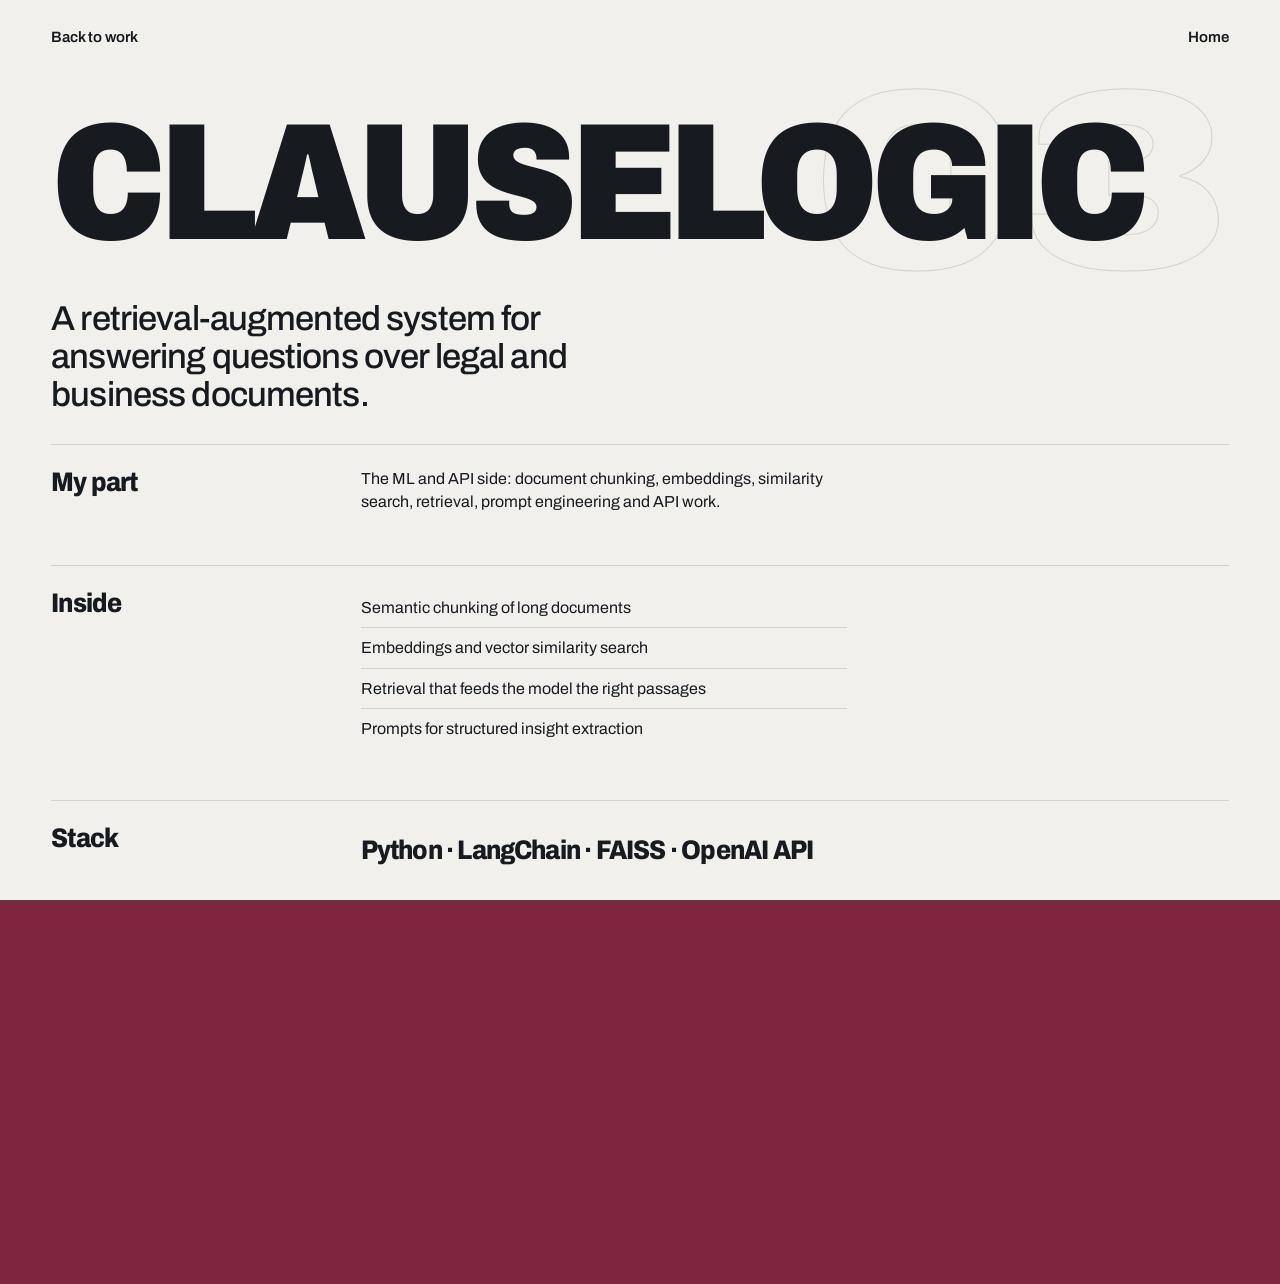
<file: project-clauselogic.html>
<!DOCTYPE html>
<html lang="en"><head><meta charset="utf-8">
<meta name="viewport" content="width=device-width, initial-scale=1, viewport-fit=cover">
<title>Pratyaksha Gupta</title>
<link rel="stylesheet" href="https://fonts.googleapis.com/css2?family=Archivo:wdth,wght@62..125,100..900&family=JetBrains+Mono:wght@400;500&display=swap">
<link rel="stylesheet" href="https://fonts.googleapis.com/css2?family=Bricolage+Grotesque:opsz,wdth,wght@12..96,75..100,200..800&display=swap">
<link rel="stylesheet" href="style.css">
</head><body data-depth="2">
<main id="app"><div class="pg pj" style="--fs:10;--fm:11"><span class="ghn" aria-hidden="true">03</span><div class="top"><a href="work.html">Back to work</a><a href="index.html">Home</a></div><h1>ClauseLogic</h1><p class="lead">A retrieval-augmented system for answering questions over legal and business documents.</p><div class="sec"><span class="m">My part</span><p>The ML and API side: document chunking, embeddings, similarity search, retrieval, prompt engineering and API work.</p></div><div class="sec"><span class="m">Inside</span><ul><li>Semantic chunking of long documents</li><li>Embeddings and vector similarity search</li><li>Retrieval that feeds the model the right passages</li><li>Prompts for structured insight extraction</li></ul></div><div class="sec"><span class="m">Stack</span><p class="m mu" style="line-height:1.9">Python · LangChain · FAISS · OpenAI API</p></div><div class="sec"><span class="m">Code</span><a class="lnk" href="https://github.com/sustainablerobot/ClauseLogic" target="_blank" rel="noopener">View repository ↗</a></div><div class="ft"><a href="work.html">Back to work</a><a href="project-robocon.html">ABU Robocon</a></div></div></main>
<div class="wipe" id="wp"></div>
<script src="site.js"></script>
</body></html>
</file>
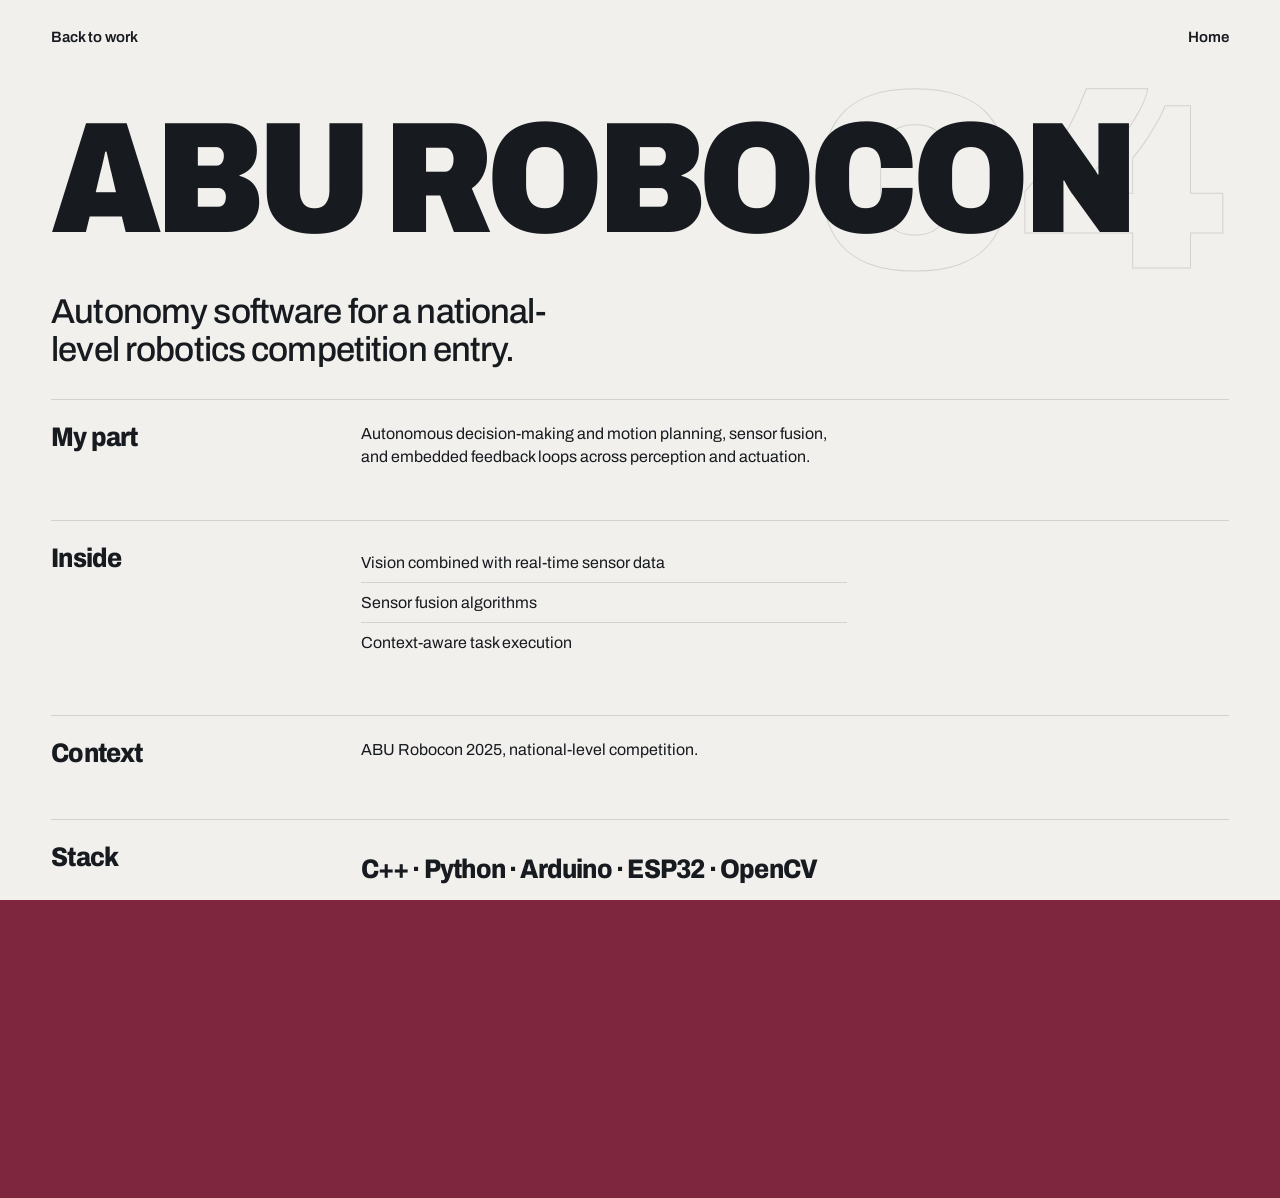
<file: project-robocon.html>
<!DOCTYPE html>
<html lang="en"><head><meta charset="utf-8">
<meta name="viewport" content="width=device-width, initial-scale=1, viewport-fit=cover">
<title>Pratyaksha Gupta</title>
<link rel="stylesheet" href="https://fonts.googleapis.com/css2?family=Archivo:wdth,wght@62..125,100..900&family=JetBrains+Mono:wght@400;500&display=swap">
<link rel="stylesheet" href="https://fonts.googleapis.com/css2?family=Bricolage+Grotesque:opsz,wdth,wght@12..96,75..100,200..800&display=swap">
<link rel="stylesheet" href="style.css">
</head><body data-depth="2">
<main id="app"><div class="pg pj" style="--fs:9.5;--fm:11"><span class="ghn" aria-hidden="true">04</span><div class="top"><a href="work.html">Back to work</a><a href="index.html">Home</a></div><h1>ABU Robocon</h1><p class="lead">Autonomy software for a national-level robotics competition entry.</p><div class="sec"><span class="m">My part</span><p>Autonomous decision-making and motion planning, sensor fusion, and embedded feedback loops across perception and actuation.</p></div><div class="sec"><span class="m">Inside</span><ul><li>Vision combined with real-time sensor data</li><li>Sensor fusion algorithms</li><li>Context-aware task execution</li></ul></div><div class="sec"><span class="m">Context</span><p>ABU Robocon 2025, national-level competition.</p></div><div class="sec"><span class="m">Stack</span><p class="m mu" style="line-height:1.9">C++ · Python · Arduino · ESP32 · OpenCV</p></div><div class="ft"><a href="work.html">Back to work</a><a href="project-vigil.html">VIGIL</a></div></div></main>
<div class="wipe" id="wp"></div>
<script src="site.js"></script>
</body></html>
</file>
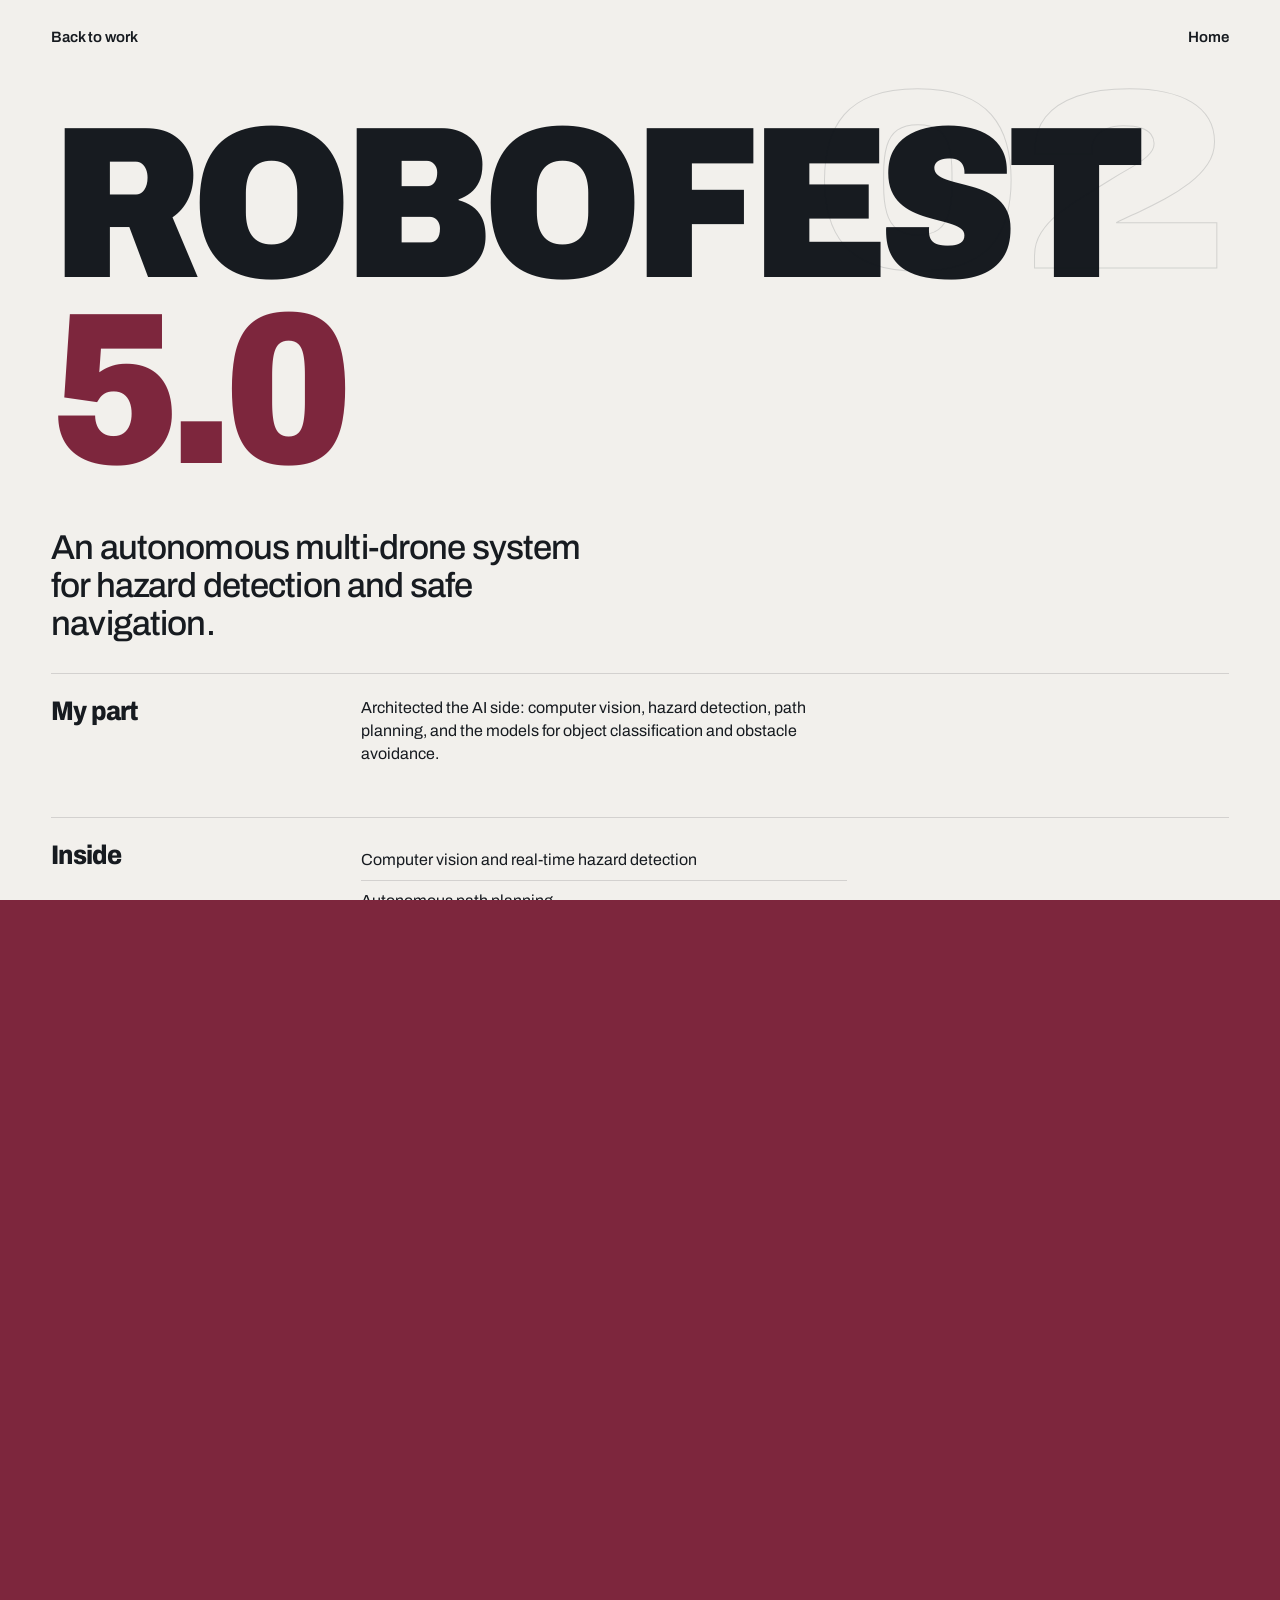
<file: project-robofest.html>
<!DOCTYPE html>
<html lang="en"><head><meta charset="utf-8">
<meta name="viewport" content="width=device-width, initial-scale=1, viewport-fit=cover">
<title>Pratyaksha Gupta</title>
<link rel="stylesheet" href="https://fonts.googleapis.com/css2?family=Archivo:wdth,wght@62..125,100..900&family=JetBrains+Mono:wght@400;500&display=swap">
<link rel="stylesheet" href="https://fonts.googleapis.com/css2?family=Bricolage+Grotesque:opsz,wdth,wght@12..96,75..100,200..800&display=swap">
<link rel="stylesheet" href="style.css">
</head><body data-depth="2">
<main id="app"><div class="pg pj" style="--fs:13;--fm:15"><span class="ghn" aria-hidden="true">02</span><div class="top"><a href="work.html">Back to work</a><a href="index.html">Home</a></div><h1>Robofest <em>5.0</em></h1><p class="lead">An autonomous multi-drone system for hazard detection and safe navigation.</p><div class="sec"><span class="m">My part</span><p>Architected the AI side: computer vision, hazard detection, path planning, and the models for object classification and obstacle avoidance.</p></div><div class="sec"><span class="m">Inside</span><ul><li>Computer vision and real-time hazard detection</li><li>Autonomous path planning</li><li>Face recognition</li><li>Hand gesture recognition for gesture-based movement control</li></ul></div><div class="sec"><span class="m">Result</span><div><div class="big">1st</div><p style="margin-top:14px">GUJCOST Robofest 5.0 · ₹10 lakh prize.</p></div></div><div class="sec"><span class="m">Stack</span><p class="m mu" style="line-height:1.9">Python · OpenCV · scikit-learn · Raspberry Pi</p></div><div class="sec"><span class="m">Code</span><a class="lnk" href="https://github.com/sustainablerobot/Robofest-5.0" target="_blank" rel="noopener">View repository ↗</a></div><div class="ft"><a href="work.html">Back to work</a><a href="project-clauselogic.html">ClauseLogic</a></div></div></main>
<div class="wipe" id="wp"></div>
<script src="site.js"></script>
</body></html>
</file>
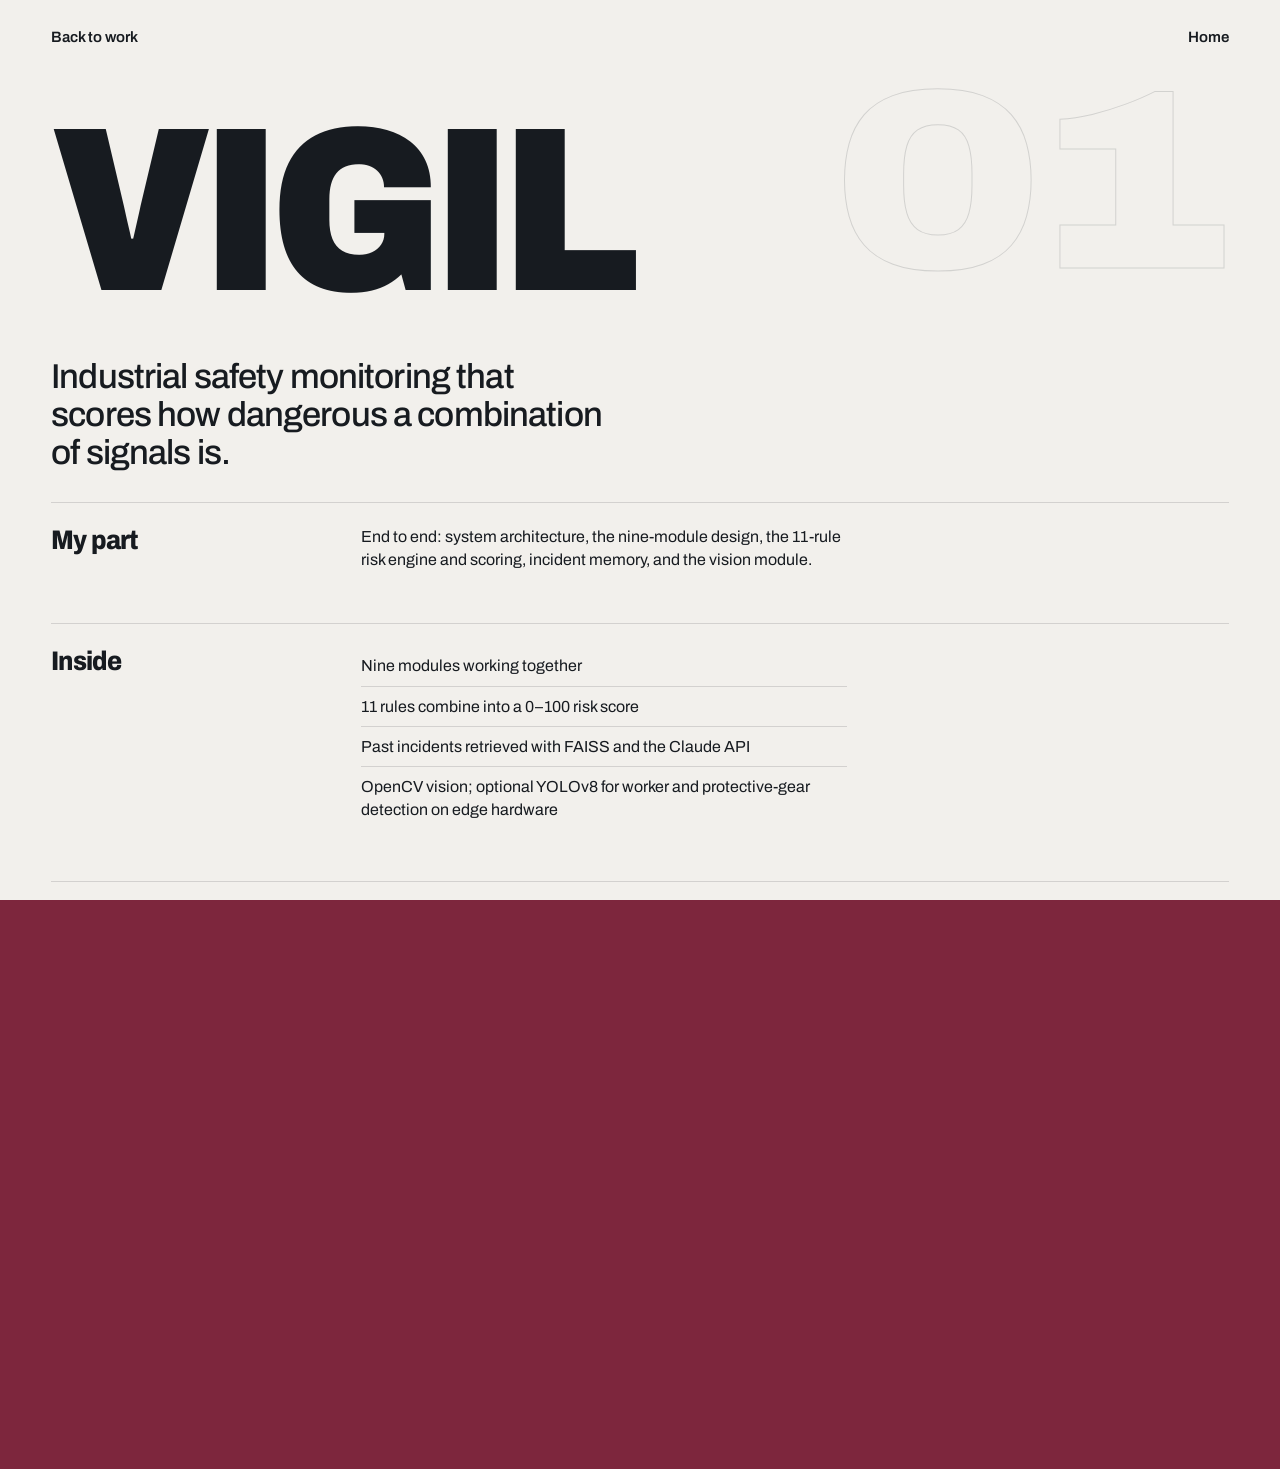
<file: project-vigil.html>
<!DOCTYPE html>
<html lang="en"><head><meta charset="utf-8">
<meta name="viewport" content="width=device-width, initial-scale=1, viewport-fit=cover">
<title>Pratyaksha Gupta</title>
<link rel="stylesheet" href="https://fonts.googleapis.com/css2?family=Archivo:wdth,wght@62..125,100..900&family=JetBrains+Mono:wght@400;500&display=swap">
<link rel="stylesheet" href="https://fonts.googleapis.com/css2?family=Bricolage+Grotesque:opsz,wdth,wght@12..96,75..100,200..800&display=swap">
<link rel="stylesheet" href="style.css">
</head><body data-depth="2">
<main id="app"><div class="pg pj" style="--fs:22;--fm:26"><span class="ghn" aria-hidden="true">01</span><div class="top"><a href="work.html">Back to work</a><a href="index.html">Home</a></div><h1>VIGIL</h1><p class="lead">Industrial safety monitoring that scores how dangerous a combination of signals is.</p><div class="sec"><span class="m">My part</span><p>End to end: system architecture, the nine-module design, the 11-rule risk engine and scoring, incident memory, and the vision module.</p></div><div class="sec"><span class="m">Inside</span><ul><li>Nine modules working together</li><li>11 rules combine into a 0–100 risk score</li><li>Past incidents retrieved with FAISS and the Claude API</li><li>OpenCV vision; optional YOLOv8 for worker and protective-gear detection on edge hardware</li></ul></div><div class="sec"><span class="m">Context</span><p>Built for ET AI Hackathon 2.0.</p></div><div class="sec"><span class="m">Stack</span><p class="m mu" style="line-height:1.9">Python · OpenCV · YOLOv8 · FAISS · Claude API · Streamlit</p></div><div class="sec"><span class="m">Code</span><a class="lnk" href="https://github.com/sustainablerobot/VIGIL" target="_blank" rel="noopener">View repository ↗</a></div><div class="ft"><a href="work.html">Back to work</a><a href="project-robofest.html">Robofest 5.0</a></div></div></main>
<div class="wipe" id="wp"></div>
<script src="site.js"></script>
</body></html>
</file>
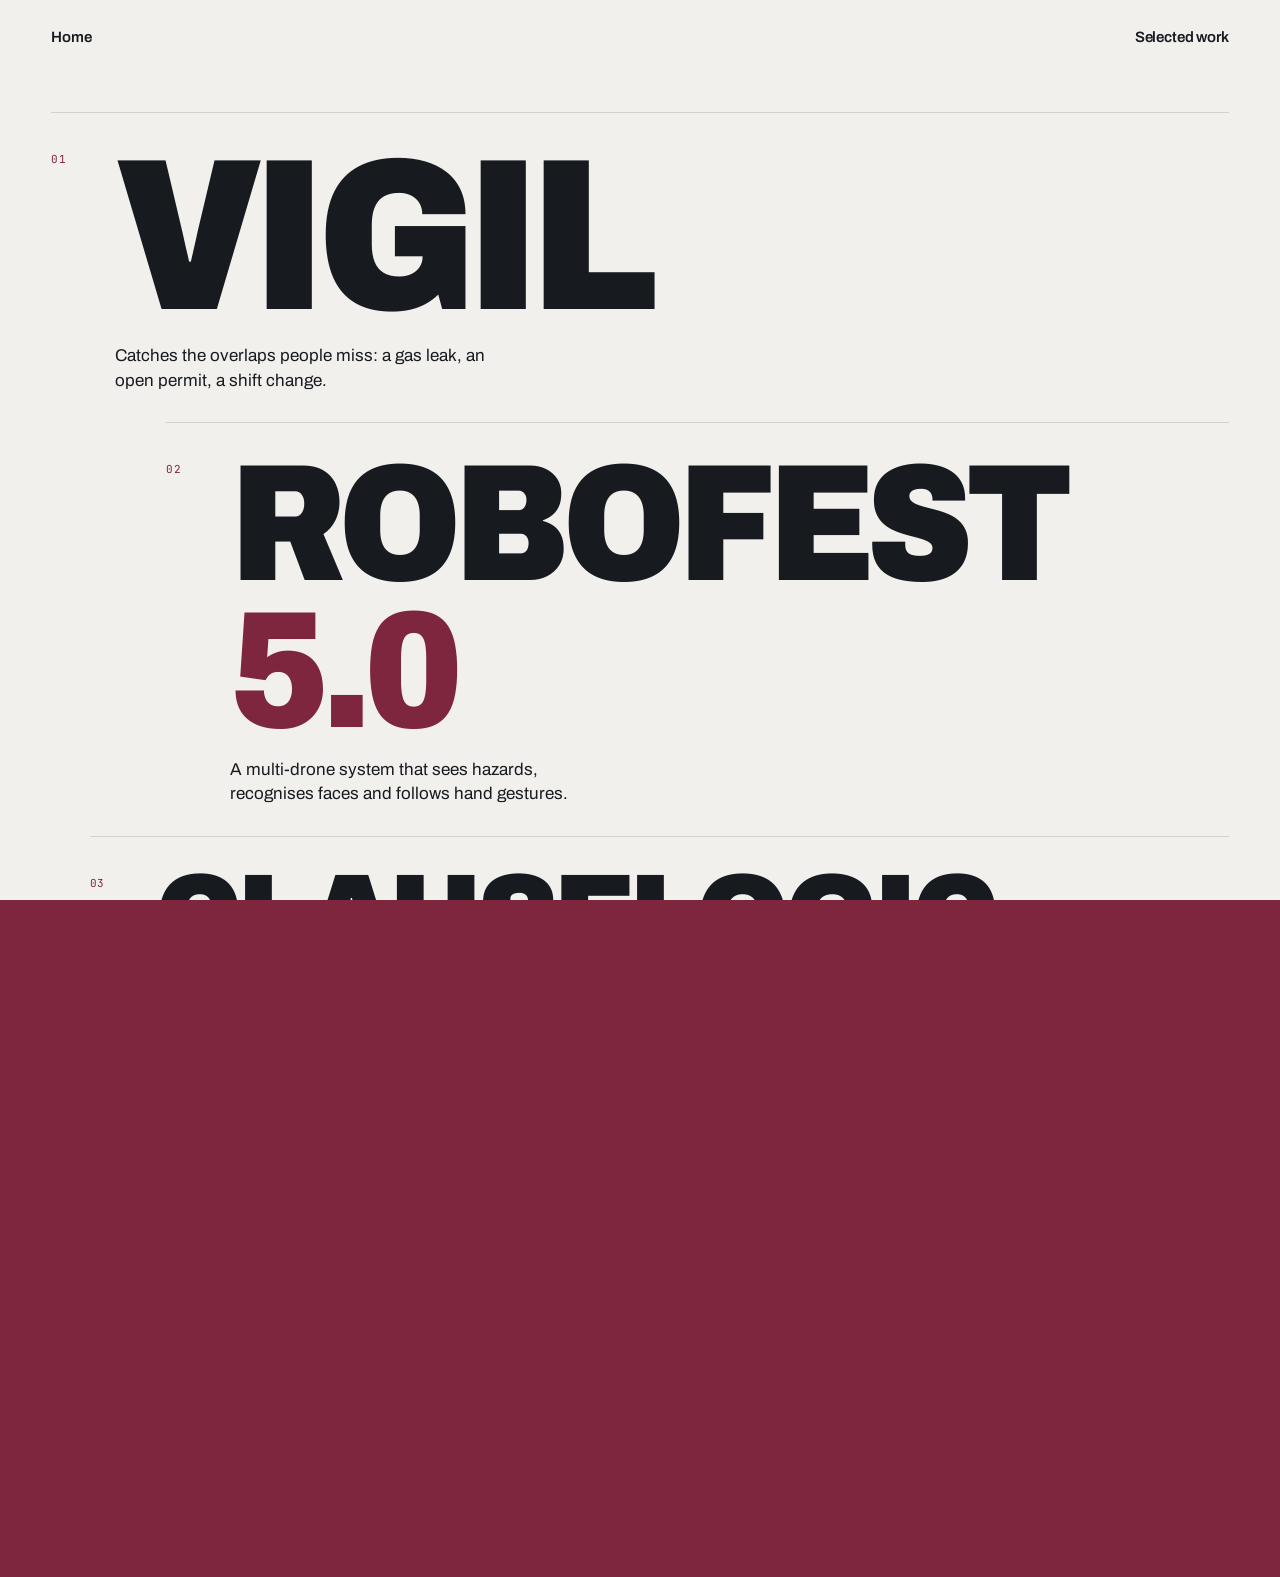
<file: work.html>
<!DOCTYPE html>
<html lang="en"><head><meta charset="utf-8">
<meta name="viewport" content="width=device-width, initial-scale=1, viewport-fit=cover">
<title>Pratyaksha Gupta</title>
<link rel="stylesheet" href="https://fonts.googleapis.com/css2?family=Archivo:wdth,wght@62..125,100..900&family=JetBrains+Mono:wght@400;500&display=swap">
<link rel="stylesheet" href="https://fonts.googleapis.com/css2?family=Bricolage+Grotesque:opsz,wdth,wght@12..96,75..100,200..800&display=swap">
<link rel="stylesheet" href="style.css">
</head><body data-depth="1">
<main id="app"><div class="pg"><div class="top"><a href="index.html">Home</a><span>Selected work</span></div><a class="rw " style="--fs:22;--fm:26" href="project-vigil.html"><span class="no m">01</span><span class="nm">VIGIL</span><span class="ds">Catches the overlaps people miss: a gas leak, an open permit, a shift change.</span><span class="mt">Safety intelligence · ET AI Hackathon 2.0</span></a><a class="rw o2" style="--fs:13;--fm:15" href="project-robofest.html"><span class="no m">02</span><span class="nm">Robofest <em>5.0</em></span><span class="ds">A multi-drone system that sees hazards, recognises faces and follows hand gestures.</span><span class="mt">GUJCOST Robofest · 1st place</span></a><a class="rw o3" style="--fs:10;--fm:11" href="project-clauselogic.html"><span class="no m">03</span><span class="nm">ClauseLogic</span><span class="ds">Ask long documents questions, get answers grounded in the text.</span><span class="mt">GenAI document Q&amp;A</span></a><a class="rw o4" style="--fs:9.5;--fm:11" href="project-robocon.html"><span class="no m">04</span><span class="nm">ABU Robocon</span><span class="ds">Vision and sensor data in, decisions and motion out.</span><span class="mt">National robotics competition · 2025</span></a><div class="ft"><a href="index.html">Home</a><a href="about.html">About</a></div></div></main>
<div class="wipe" id="wp"></div>
<script src="site.js"></script>
</body></html>
</file>
<file: style.css>
:root{--bg:#F2F0EC;--ink:#171B20;--mute:#77716b;--line:#171B2024;--acc:#7D263D;--sand:#7a6f68;--blue:#7a6f68;--field:#E2D8CD;box-sizing:border-box;padding-top:env(safe-area-inset-top,0px);padding-bottom:env(safe-area-inset-bottom,0px)}
*{box-sizing:border-box;margin:0;padding:0}
html{background:var(--bg);scroll-padding-top:env(safe-area-inset-top,0px)}
body{background:var(--bg);color:var(--ink);font:400 16px/1.45 'Archivo',system-ui,sans-serif;overflow-x:hidden;overflow-wrap:anywhere}

a{color:inherit;text-decoration:none}
.m{font:400 11px/1.4 'JetBrains Mono',ui-monospace,monospace;letter-spacing:.07em;text-transform:uppercase}
.mu{color:var(--mute)}
/* HOME */
.hero .st,.sn h2,.rw2 b,.fin,.cta h2,.cta .big{font-family:'Bricolage Grotesque','Archivo',system-ui,sans-serif}
.hero{position:relative;min-height:100svh;overflow:hidden;padding:max(28px,5vh) 4vw max(34px,5.5vh);display:flex;flex-direction:column;justify-content:space-between}
.hero .nm{position:relative;z-index:3;font-weight:800;font-stretch:100%;font-size:min(7vw,13vh);line-height:.92;letter-spacing:-.045em;text-transform:none}
.hero .nm span{display:block}.hero .nm span+span{font-weight:300;margin-left:0}
.hero .bt{position:relative;z-index:3}
.hero .st{font-weight:600;font-size:min(5.6vw,10.5vh);line-height:.98;letter-spacing:-.04em;max-width:13ch}
.hero .st em{font-style:normal;color:var(--acc)}
.mz{display:inline-block;animation:rs 1.8s .4s cubic-bezier(.2,.8,.2,1) both}
@keyframes rs{from{filter:blur(9px);letter-spacing:.07em;opacity:.3}}
.hero .hs{margin-top:2.6vh;font-size:clamp(16px,1.3vw,20px);line-height:1.4;max-width:32ch;opacity:.75}
.ph{position:absolute;right:0;top:9vh;bottom:0;width:40vw;z-index:2}
.ph::before{content:"";position:absolute;inset:0;background:var(--field);transform-origin:bottom;animation:fl 1s cubic-bezier(.2,.8,.2,1) both}
.ph img{position:absolute;left:50%;bottom:-8vh;height:104vh;width:auto;transform:translateX(-50%);animation:up 1.1s .2s cubic-bezier(.2,.8,.2,1) both}
@keyframes fl{from{transform:scaleY(0)}}@keyframes up{from{opacity:0;transform:translate(-50%,4vh)}}
.sn{padding:16vh 4vw 6vh}
.sn h2{font-weight:600;font-size:min(4.6vw,8vh);line-height:1;letter-spacing:-.035em;max-width:14ch;margin-bottom:8vh}
.rw2,.fin{filter:blur(7px);opacity:.3;transition:filter 1s cubic-bezier(.2,.8,.2,1),opacity 1s}
.rw2.ok,.fin.ok{filter:none;opacity:1}
.rw2{display:grid;grid-template-columns:1.1fr 1fr;gap:3vw;align-items:baseline;padding:5vh 0;border-top:1px solid var(--line)}
.rw2 b{font-weight:700;font-size:min(6.2vw,11vh);line-height:.95;letter-spacing:-.045em}
.rw2 p{font-size:clamp(17px,1.5vw,22px);line-height:1.3;max-width:30ch}
.fin{margin-top:2vh;border-top:1px solid var(--ink);padding-top:4vh;font-weight:700;font-size:min(6.2vw,11vh);line-height:.95;letter-spacing:-.045em;color:var(--acc)}
.cta{padding:16vh 4vw 5vh;display:grid;grid-template-columns:1fr 1.5fr;gap:4vw;align-items:end}
.cta h2{font-weight:600;font-size:min(4vw,7.4vh);line-height:1;letter-spacing:-.035em;max-width:10ch}
.cta .big{display:block;font-weight:700;font-size:min(11vw,19vh);line-height:.95;letter-spacing:-.05em;border-top:1px solid var(--line);padding-top:1vh;transition:color .25s,padding .4s cubic-bezier(.2,.8,.2,1)}
.cta .big:last-of-type{border-bottom:1px solid var(--line)}
.cta .big:hover{color:var(--acc);padding-left:2vw}
.q{display:flex;flex-direction:column;gap:8px;margin-top:5vh;font-weight:600;font-size:17px}.q a:hover{color:var(--acc)}
.cf{padding:2vh 4vw 4vh;color:var(--mute);font-size:14px}
@media(prefers-reduced-motion:reduce){.ph::before,.ph img,.mz{animation:none}}
/* PAGES */
.pg{padding:max(22px,3vh) 4vw 12vh;min-height:100svh;position:relative}
.top{display:flex;justify-content:space-between;gap:10px;margin-bottom:7vh}
.top a{transition:color .2s}.top a:hover{color:var(--acc)}
.rw{display:grid;grid-template-columns:54px 1fr;column-gap:10px;padding:3.2vh 0;border-top:1px solid var(--line);position:relative;overflow:hidden;transition:opacity .3s}
.rw::before{content:"";position:absolute;left:0;bottom:0;height:3px;width:100%;background:var(--acc);transform:scaleX(0);transform-origin:left;transition:transform .5s cubic-bezier(.2,.8,.2,1)}
.rw:hover::before{transform:none}
.rw .no{color:var(--acc);padding-top:.8vw}
.rw .nm{grid-column:2;font-weight:900;font-stretch:88%;font-size:min(calc(var(--fs)*1vw),24vh);line-height:.88;letter-spacing:-.045em;text-transform:uppercase;transition:transform .5s cubic-bezier(.2,.8,.2,1)}
.rw .nm em{font-style:normal;color:var(--acc)}
.rw:hover .nm{transform:translateX(1.4vw)}
.rw .ds,.rw .mt{grid-column:2;margin-top:1.4vh}.rw .ds{max-width:38ch;font-size:17px}
.rw .mt{color:var(--sand)}
.pg:has(.rw:hover) .rw:not(:hover){opacity:.35}
.o2{margin-left:9vw}.o3{margin-left:3vw}.o4{margin-left:14vw}
.pj h1{font-weight:900;font-stretch:88%;font-size:min(calc(var(--fs)*1.3vw),26vh);line-height:.86;letter-spacing:-.045em;text-transform:uppercase;margin-bottom:5vh}
.pj h1 em{font-style:normal;color:var(--acc)}
.ghn{position:absolute;right:4vw;top:9vh;font-weight:900;font-stretch:125%;font-size:20vw;line-height:.8;color:transparent;-webkit-text-stroke:1px var(--line);pointer-events:none}
.lead{font-size:clamp(22px,2.7vw,40px);line-height:1.1;letter-spacing:-.025em;font-weight:500;max-width:28ch;position:relative}
.sec{display:grid;grid-template-columns:1fr 3fr;gap:20px;padding:22px 0;border-top:1px solid var(--line);margin-top:30px;position:relative}
.sec>.m{color:var(--acc);padding-top:3px}.sec p,.sec li{max-width:54ch}
.sec ul{list-style:none;counter-reset:c}.sec li{padding:8px 0;border-bottom:1px solid var(--line);counter-increment:c;display:flex;gap:14px}
.sec li:last-child{border:0}
.big{font-weight:900;font-stretch:125%;color:var(--acc);letter-spacing:-.05em;line-height:.8;font-size:min(24vw,34vh)}
.lnk{display:inline-flex;gap:10px;border-bottom:2px solid var(--acc);padding-bottom:3px;transition:gap .3s,color .2s}.lnk:hover{gap:20px;color:var(--acc)}
.ft{display:flex;justify-content:space-between;gap:12px;margin-top:9vh;padding-top:3vh;border-top:1px solid var(--ink)}
.ft a{font-weight:800;font-stretch:100%;font-size:clamp(26px,5vw,72px);letter-spacing:-.04em;line-height:1;text-transform:uppercase;transition:color .25s}.ft a:hover{color:var(--acc)}.ft a small{display:block;font:400 11px 'JetBrains Mono',monospace;color:var(--mute);letter-spacing:.07em;margin-bottom:6px}
.ab h1{font-weight:800;font-stretch:85%;font-size:clamp(34px,6.4vw,104px);line-height:.95;letter-spacing:-.045em;max-width:15ch;margin-bottom:5vh}
.ab h1 em{font-style:normal;color:var(--acc)}
.rec{display:grid}.rec div{display:grid;grid-template-columns:minmax(2.2em,auto) 1fr;gap:4vw;align-items:center;padding:1.4vh 0;border-bottom:1px solid var(--line)}
.rec b{font-weight:900;font-stretch:110%;font-size:clamp(56px,13vw,190px);line-height:.9;letter-spacing:-.05em;color:var(--sand);transition:color .3s}.rec div:hover b{color:var(--acc)}
.rec span{max-width:26ch}
/* FIND */
.fd h1{font-weight:800;font-stretch:85%;font-size:clamp(34px,7vw,118px);line-height:.94;letter-spacing:-.045em;max-width:13ch;margin-bottom:7vh}
.fd h1 em{font-style:normal;color:var(--acc)}
.fl a{position:relative;display:flex;justify-content:space-between;align-items:baseline;flex-wrap:wrap;gap:2px 20px;padding:2.4vh 2vw;margin:0 -2vw;border-top:1px solid var(--line);overflow:hidden;z-index:0;transition:color .3s}
.fl a:last-child{border-bottom:1px solid var(--line)}
.fl a::before{content:"";position:absolute;inset:0;background:var(--acc);transform:scaleY(0);transform-origin:bottom;transition:transform .4s cubic-bezier(.7,0,.2,1);z-index:-1}
.fl a:hover{color:var(--bg)}.fl a:hover::before{transform:none}
.fl b{font-weight:900;font-stretch:90%;font-size:clamp(40px,9vw,140px);letter-spacing:-.05em;line-height:.95;text-transform:uppercase}
.top{font-size:15px;font-weight:600;letter-spacing:-.01em}
.sec>.m{font:800 clamp(20px,2.1vw,32px)/1 'Archivo',system-ui,sans-serif;font-stretch:90%;letter-spacing:-.03em;text-transform:none;color:var(--ink);padding-top:2px}
.rw .mt{font-size:14px;color:var(--blue)}
.lnk{font-size:17px;font-weight:600}
.tx{max-width:46ch;font-size:clamp(18px,1.6vw,24px);line-height:1.3;margin-bottom:6vh}.tx p+p{margin-top:1.1em}
.rec div:nth-child(3) b{font-size:clamp(40px,7vw,100px);color:var(--mute)}.rec div:nth-child(3) span{color:var(--mute)}
.fl a span{font-size:clamp(14px,1.2vw,18px);font-weight:500}
@media(min-width:861px){.tx{margin-left:25%}}
/* wipe */
.wipe{position:fixed;inset:0;background:var(--acc);z-index:60;transform:translateY(100%);pointer-events:none}
.wipe.in{transform:none;transition:transform .3s cubic-bezier(.7,0,.2,1)}.wipe.out{transform:translateY(-100%);transition:transform .4s cubic-bezier(.7,0,.2,1)}
.wipe.r{transform:translateY(-100%)}.wipe.r.in{transform:none}.wipe.r.out{transform:translateY(100%)}
@media(prefers-reduced-motion:reduce){.wipe{display:none}*{transition:none!important}}
@media(max-width:860px){
.hero{display:block;min-height:0;padding:max(24px,4vh) 5vw 0}
.hero .nm{font-size:13.5vw}.hero .bt{margin-top:5vh}.hero .st{font-size:11.4vw;max-width:none}.hero .hs{font-size:16px;margin-top:1.8vh}
.ph{position:relative;right:auto;top:auto;bottom:auto;width:auto;height:104vw;margin:30vw -5vw 0 14vw}
.ph img{height:128vw;bottom:0}
.sn{padding:10vh 5vw 4vh}.sn h2{font-size:8.6vw;max-width:none;margin-bottom:5vh}
.rw2{grid-template-columns:1fr;gap:1.2vh;padding:4vh 0}.rw2 b{font-size:11vw}.fin{font-size:11vw}
.cta{grid-template-columns:1fr;gap:5vh;padding:10vh 5vw 4vh}.cta h2{font-size:9vw;max-width:none}.cta .big{font-size:19vw}.q{margin-top:3vh}.cf{padding:2vh 5vw 4vh}
.pg{padding:max(20px,3vh) 5vw 9vh}.top{margin-bottom:5vh}
.rw{grid-template-columns:30px 1fr;padding:2.6vh 0}.rw .nm{font-size:min(calc(var(--fm)*1vw),16vh)}.o2,.o3,.o4{margin-left:0}
.pj h1{font-size:min(calc(var(--fm)*1vw),18vh)}.ghn{display:none}
.sec{grid-template-columns:1fr;gap:8px;margin-top:22px}.rec div{gap:5vw}
.ft{flex-wrap:wrap}.ft a{font-size:6.4vw}
}
@media(min-width:1500px){.stage{padding:3vh 5vw}.pg{max-width:1700px;margin:0 auto}}
</file>
